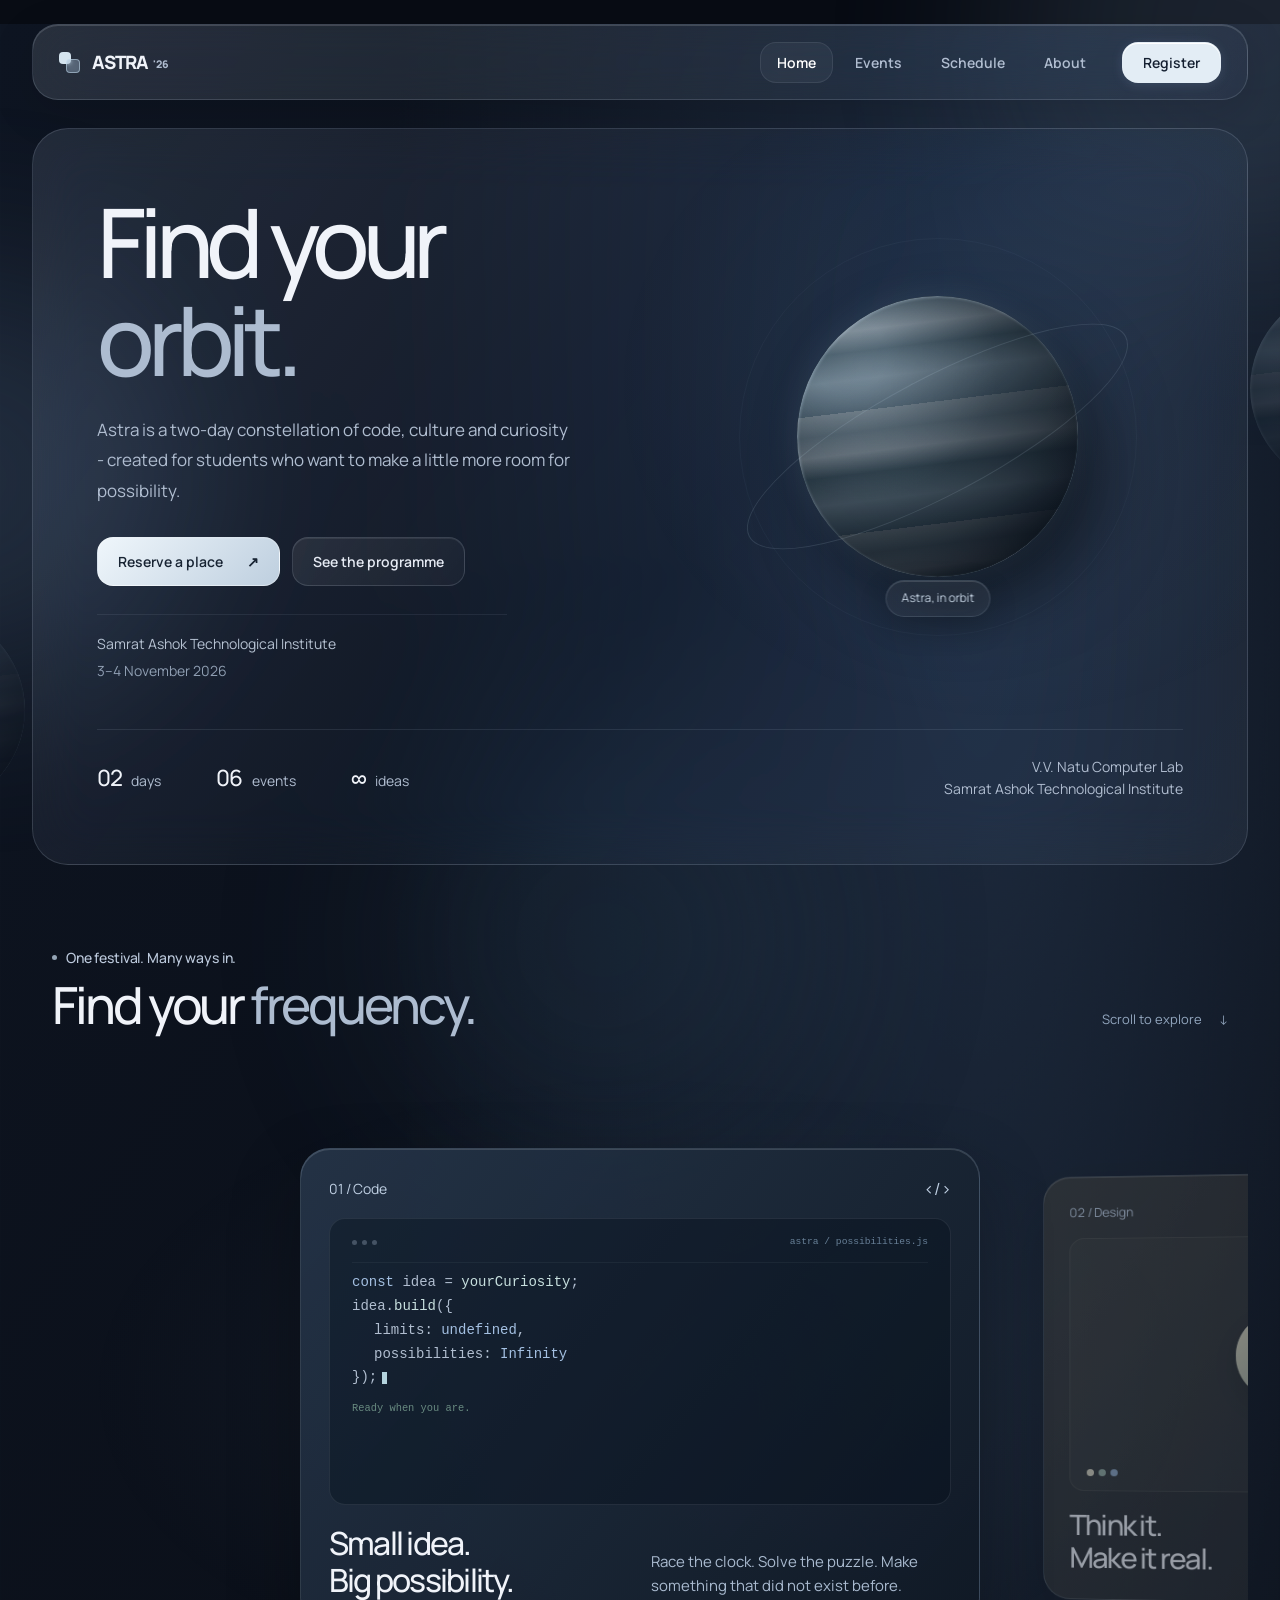
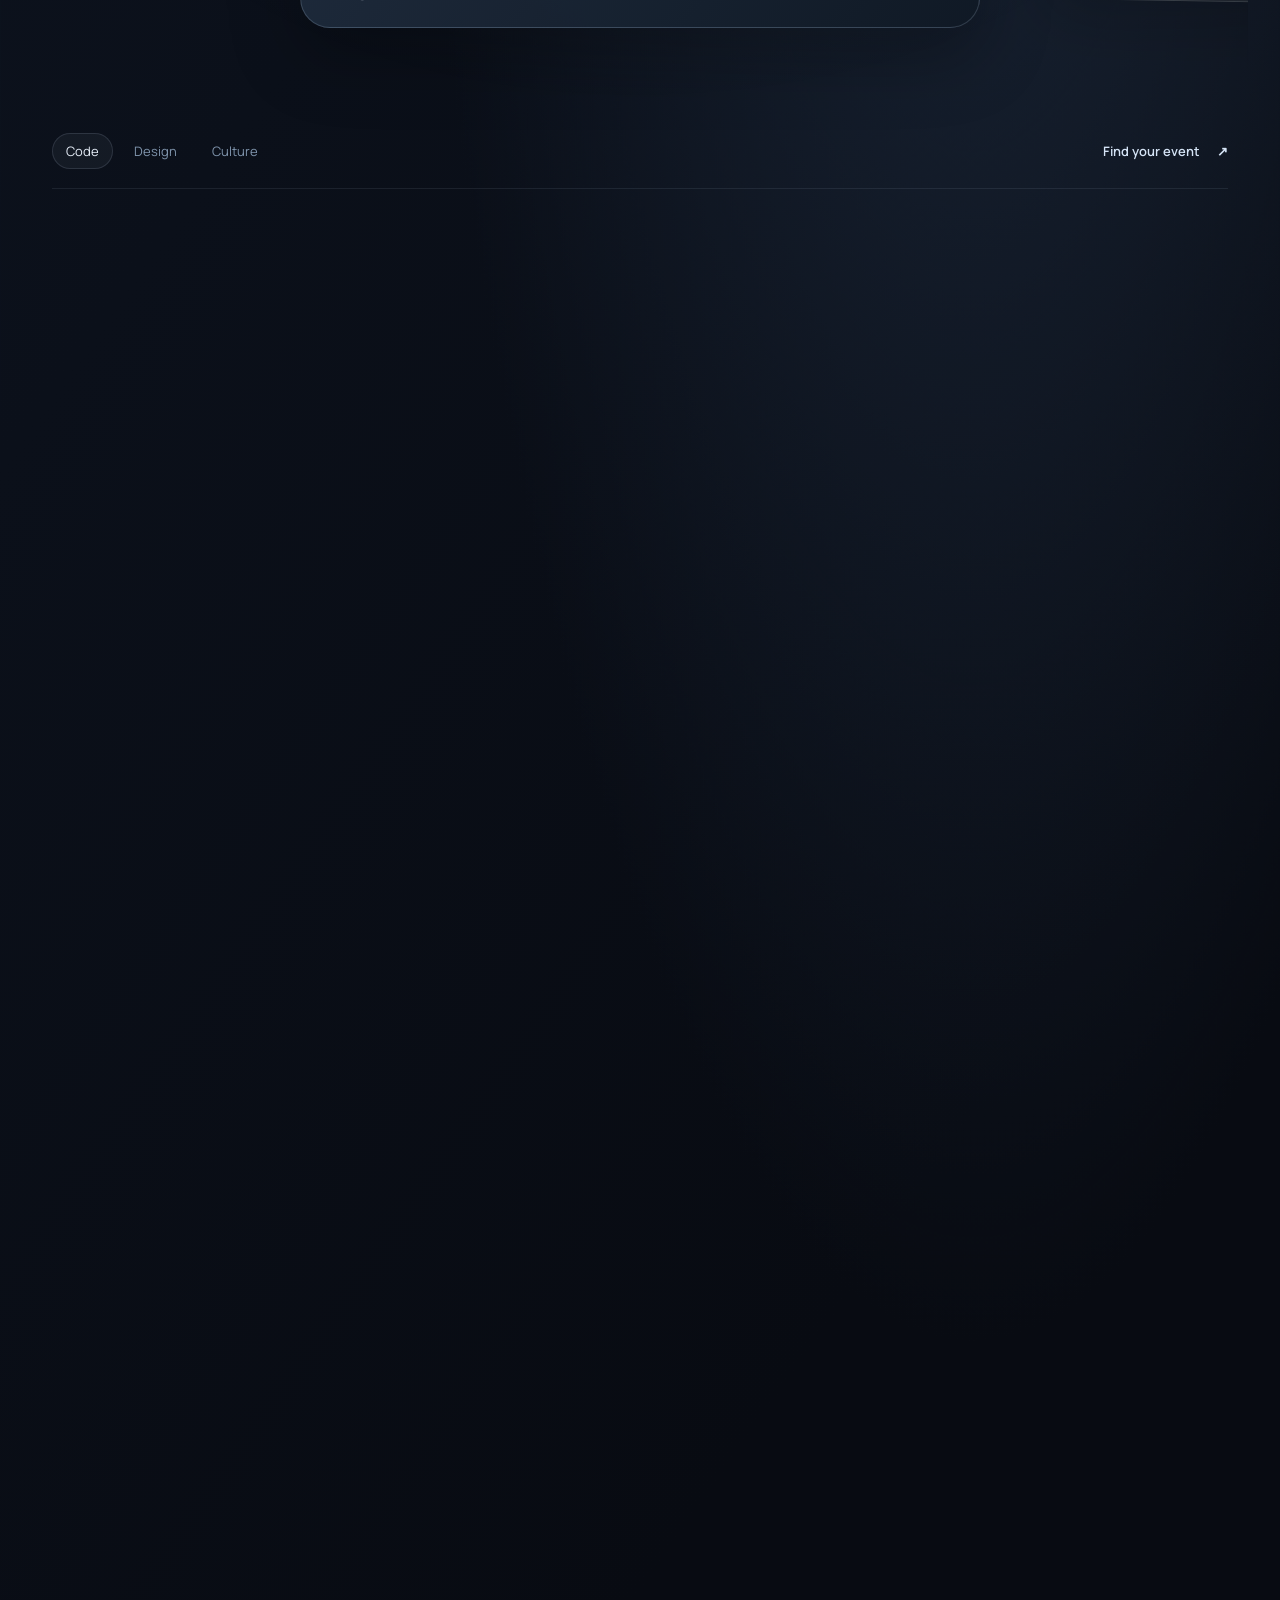
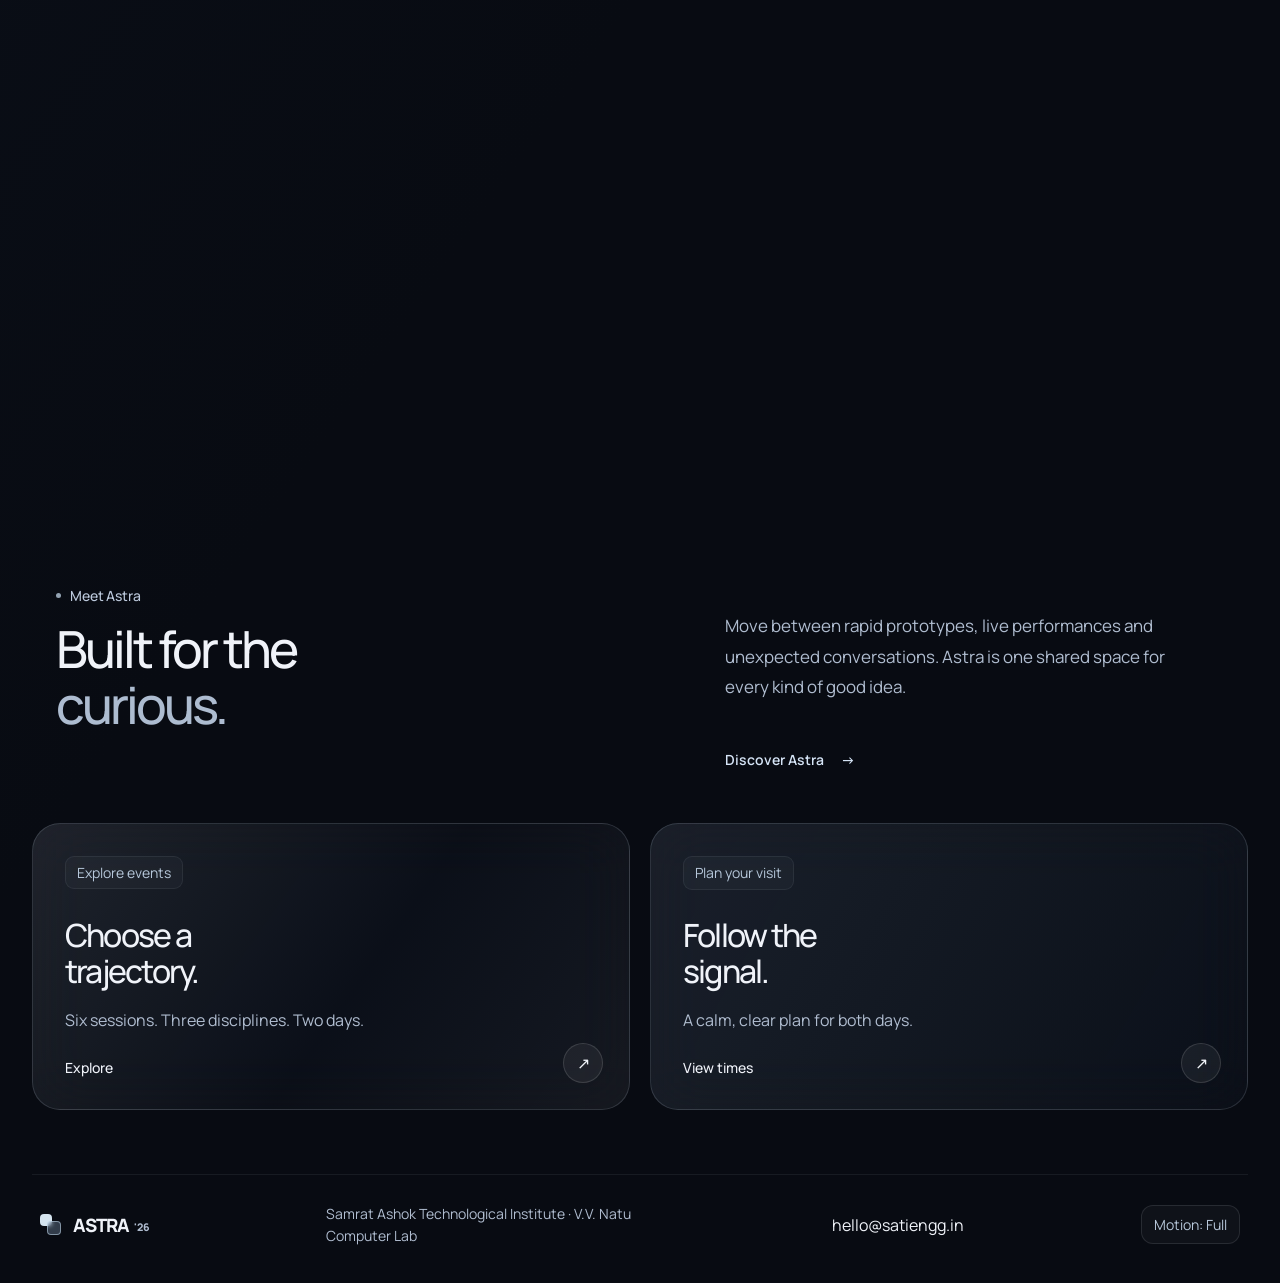
<file: index.html>
<!doctype html><html lang="en"><head><meta charset="UTF-8"><meta name="viewport" content="width=device-width,initial-scale=1.0"><meta name="description" content="Astra '26 - Samrat Ashok Technological Institute Festival"><title>Astra '26 | Samrat Ashok Technological Institute Festival</title><link rel="preconnect" href="https://fonts.googleapis.com"><link rel="preconnect" href="https://fonts.gstatic.com" crossorigin><link href="https://fonts.googleapis.com/css2?family=Manrope:wght@400;500;600;700;800&amp;display=swap" rel="stylesheet"><link rel="stylesheet" href="styles.css?v=explorer-9"></head><body><div class="ambient one"></div><div class="ambient two"></div><div class="ambient three"></div><header class="site-header shell"><a class="brand" href="index.html"><span class="brand-icon" aria-hidden="true"></span> ASTRA <small>'26</small></a><button class="menu-button" aria-expanded="false" aria-controls="site-nav">Menu</button><nav id="site-nav" class="site-nav" aria-label="Main navigation"><a class="active" href="index.html">Home</a><a href="events.html">Events</a><a href="schedule.html">Schedule</a><a href="about.html">About</a><a class="nav-cta" href="register.html">Register</a></nav></header><main class="shell home-main"><section class="hero glass"><div class="hero-grid"><div><h1>Find your<br><em>orbit.</em></h1><p class="lead">Astra is a two-day constellation of code, culture and curiosity - created for students who want to make a little more room for possibility.</p><div class="actions"><a class="button primary" href="register.html">Reserve a place <span>↗</span></a><a class="button" href="events.html">See the programme</a></div><div class="festival-meta"><p>Samrat Ashok Technological Institute</p><span>3–4 November 2026</span></div></div><aside class="orbital-card"><div class="orbital-core">✦</div><p>Astra, in orbit</p></aside></div><div class="hero-stats"><div><strong>02</strong><span>days</span></div><div><strong>06</strong><span>events</span></div><div><strong>∞</strong><span>ideas</span></div><p>V.V. Natu Computer Lab<br>Samrat Ashok Technological Institute</p></div></section><section class="scroll-story" aria-labelledby="story-heading"><div class="story-sticky"><header class="story-header"><div><p class="kicker">One festival. Many ways in.</p><h2 id="story-heading">Find your <em>frequency.</em></h2></div><p class="story-hint">Scroll to explore <span aria-hidden="true">↓</span></p></header><div class="story-window"><div class="story-halo" aria-hidden="true"></div><div class="story-track"><article class="story-card story-code"><div class="story-card-top"><span>01 / Code</span><span class="story-card-icon" aria-hidden="true">&lt;/&gt;</span></div><div class="code-visual" aria-hidden="true"><div class="terminal-dots"><i></i><i></i><i></i><span>astra / possibilities.js</span></div><div class="terminal-line"><span>const</span> idea = <b>yourCuriosity</b>;</div><div class="terminal-line">idea.<b>build</b>({</div><div class="terminal-line indent">limits: <span>undefined</span>,</div><div class="terminal-line indent">possibilities: <span>Infinity</span></div><div class="terminal-line">});<i class="terminal-cursor"></i></div><p>Ready when you are.</p></div><div class="story-card-copy"><h3>Small idea.<br>Big possibility.</h3><p>Race the clock. Solve the puzzle. Make something that did not exist before.</p></div></article><article class="story-card story-design"><div class="story-card-top"><span>02 / Design</span><span class="story-card-icon" aria-hidden="true">↗</span></div><div class="design-visual" aria-hidden="true"><div class="design-object object-one"></div><div class="design-object object-two"></div><div class="design-object object-three"></div><div class="swatch-row"><i></i><i></i><i></i><span>Made of what if.</span></div></div><div class="story-card-copy"><h3>Think it.<br>Make it real.</h3><p>Pixels, paper, and a fresh perspective. Your next idea deserves a first version.</p></div></article><article class="story-card story-culture"><div class="story-card-top"><span>03 / Culture</span><span class="story-card-icon" aria-hidden="true">♫</span></div><div class="sound-visual" aria-hidden="true"><div class="sound-orbit"></div><div class="sound-bars"><i></i><i></i><i></i><i></i><i></i><i></i><i></i><i></i><i></i><i></i><i></i><i></i><i></i></div><span>Every voice has a place.</span></div><div class="story-card-copy"><h3>Your people.<br>Your kind of energy.</h3><p>Take the stage, find your rhythm, and give the moment something to remember.</p></div></article></div></div><div class="story-footer"><div class="story-chapters" aria-label="Festival disciplines"><span class="active">Code</span><span>Design</span><span>Culture</span></div><a class="arrow-link" href="events.html">Find your event <span>↗</span></a><div class="story-progress" aria-hidden="true"><i></i></div></div></div></section><section class="home-preview"><div><p class="kicker">Meet Astra</p><h2>Built for the<br><em>curious.</em></h2></div><p>Move between rapid prototypes, live performances and unexpected conversations. Astra is one shared space for every kind of good idea.</p><a class="arrow-link" href="about.html">Discover Astra <span>→</span></a></section><section class="featured-grid"><a class="feature glass" href="events.html"><span class="section-label">Explore events</span><h3>Choose a<br>trajectory.</h3><p>Six sessions. Three disciplines. Two days.</p><b>Explore <i>↗</i></b></a><a class="feature glass blue" href="schedule.html"><span class="section-label">Plan your visit</span><h3>Follow the<br>signal.</h3><p>A calm, clear plan for both days.</p><b>View times <i>↗</i></b></a></section></main><footer class="site-footer shell"><a class="brand" href="index.html"><span class="brand-icon" aria-hidden="true"></span> ASTRA <small>'26</small></a><p>Samrat Ashok Technological Institute · V.V. Natu Computer Lab</p><a href="mailto:hello@satiengg.in">hello@satiengg.in</a></footer><script src="events-data.js?v=explorer-9"></script><script src="script.js?v=explorer-9"></script></body></html>
</file>
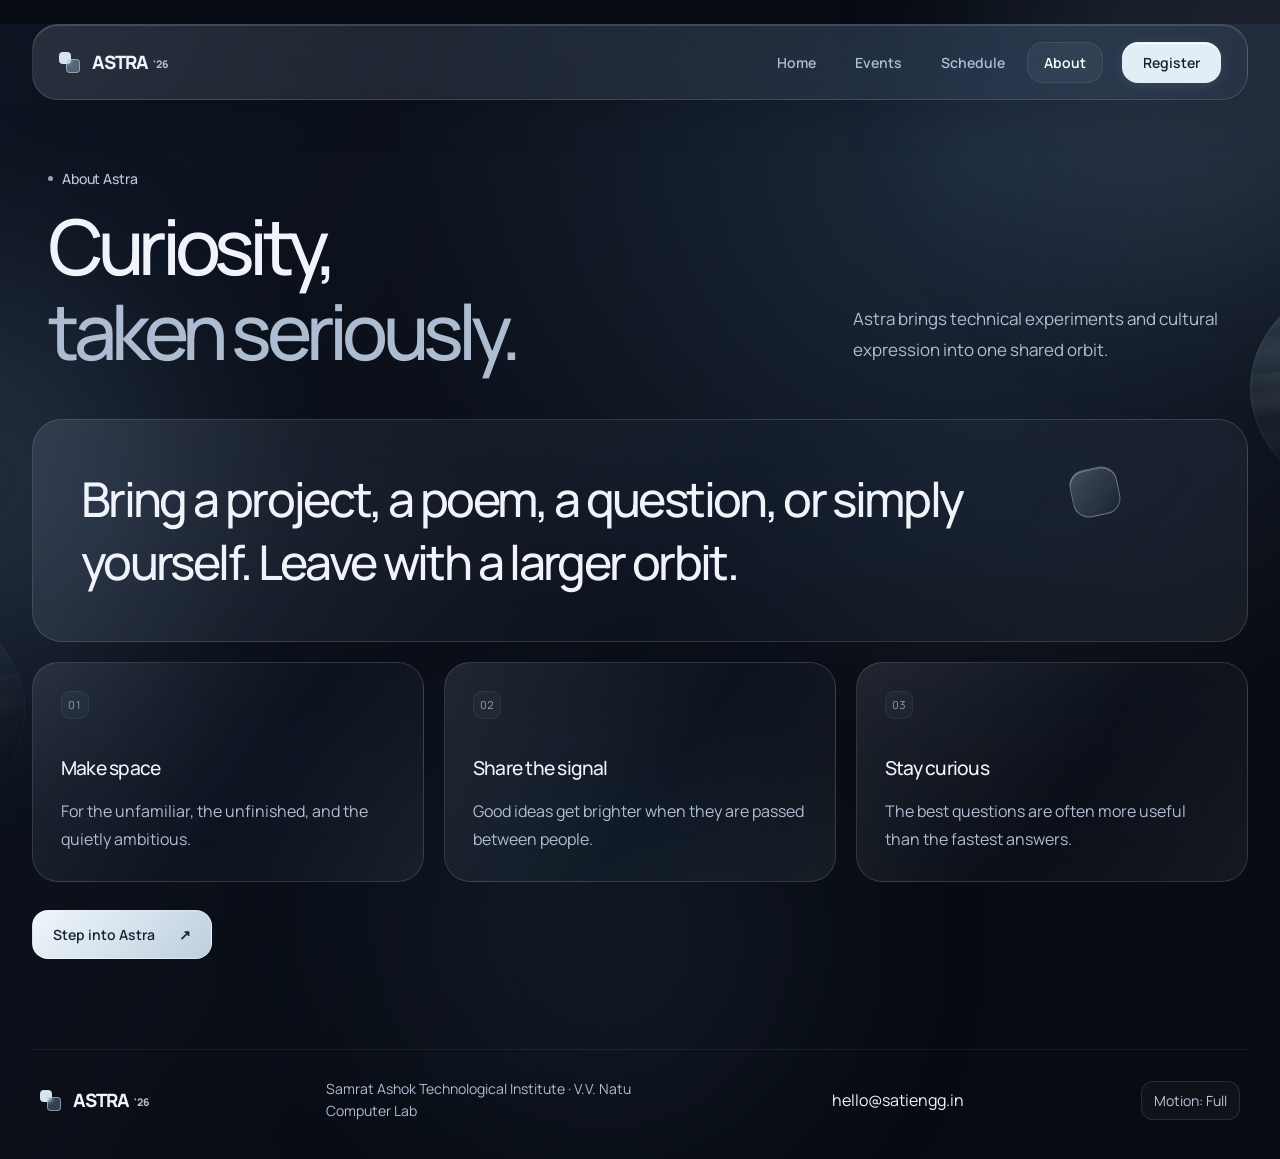
<file: about.html>
<!doctype html><html lang="en"><head><meta charset="UTF-8"><meta name="viewport" content="width=device-width,initial-scale=1.0"><title>About | Astra '26</title><link rel="preconnect" href="https://fonts.googleapis.com"><link rel="preconnect" href="https://fonts.gstatic.com" crossorigin><link href="https://fonts.googleapis.com/css2?family=Manrope:wght@400;500;600;700;800&amp;display=swap" rel="stylesheet"><link rel="stylesheet" href="styles.css?v=explorer-9"></head><body><div class="ambient one"></div><div class="ambient two"></div><div class="ambient three"></div><header class="site-header shell"><a class="brand" href="index.html"><span class="brand-icon" aria-hidden="true"></span> ASTRA <small>'26</small></a><button class="menu-button" aria-expanded="false" aria-controls="site-nav">Menu</button><nav id="site-nav" class="site-nav"><a href="index.html">Home</a><a href="events.html">Events</a><a href="schedule.html">Schedule</a><a class="active" href="about.html">About</a><a class="nav-cta" href="register.html">Register</a></nav></header><main class="shell page-main"><header class="page-intro"><div><p class="kicker">About Astra</p><h1>Curiosity,<br><em>taken seriously.</em></h1></div><p>Astra brings technical experiments and cultural expression into one shared orbit.</p></header><section class="about-statement glass"><p>Bring a project, a poem, a question, or simply yourself. Leave with a larger orbit.</p><span>✦</span></section><section class="values-grid"><article class="glass"><span>01</span><h2>Make space</h2><p>For the unfamiliar, the unfinished, and the quietly ambitious.</p></article><article class="glass"><span>02</span><h2>Share the signal</h2><p>Good ideas get brighter when they are passed between people.</p></article><article class="glass"><span>03</span><h2>Stay curious</h2><p>The best questions are often more useful than the fastest answers.</p></article></section><a class="button primary wide-button" href="register.html">Step into Astra <span>↗</span></a></main><footer class="site-footer shell"><a class="brand" href="index.html"><span class="brand-icon" aria-hidden="true"></span> ASTRA <small>'26</small></a><p>Samrat Ashok Technological Institute · V.V. Natu Computer Lab</p><a href="mailto:hello@satiengg.in">hello@satiengg.in</a></footer><script src="events-data.js?v=explorer-9"></script><script src="script.js?v=explorer-9"></script></body></html>
</file>
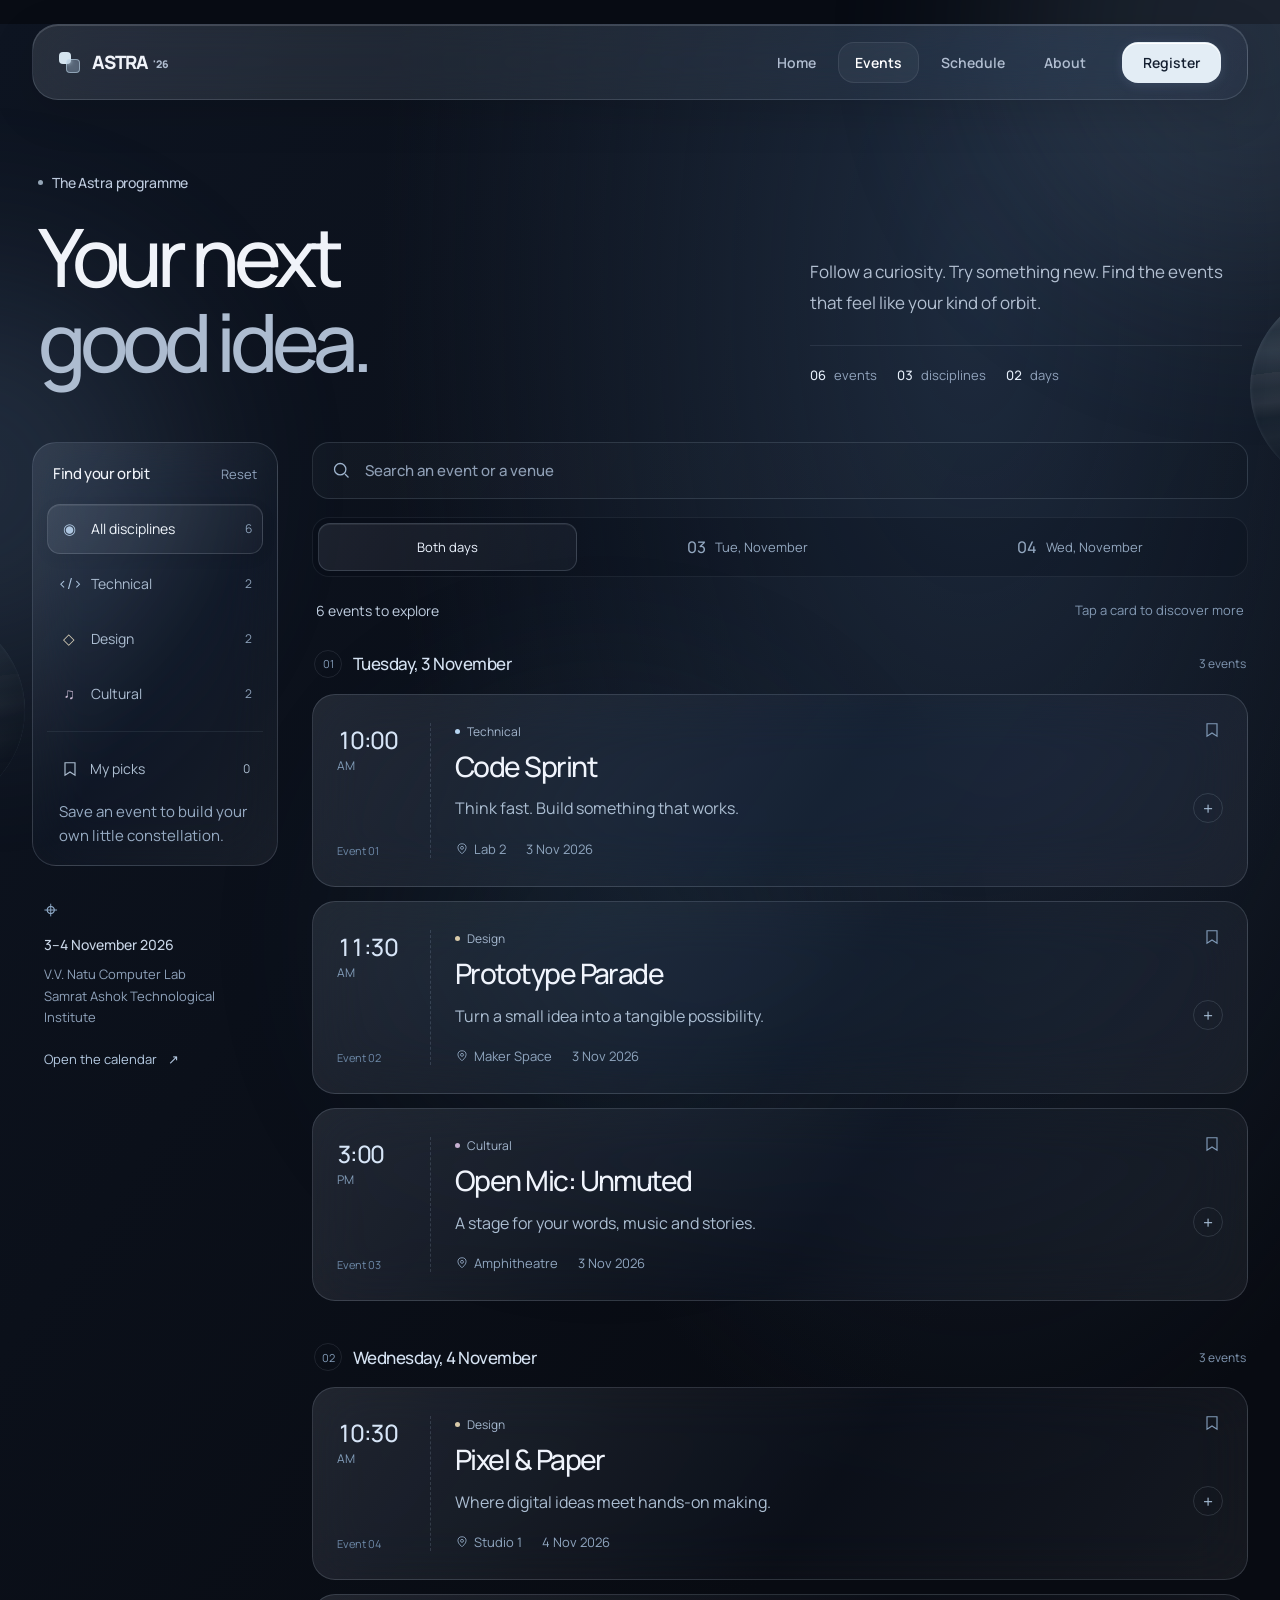
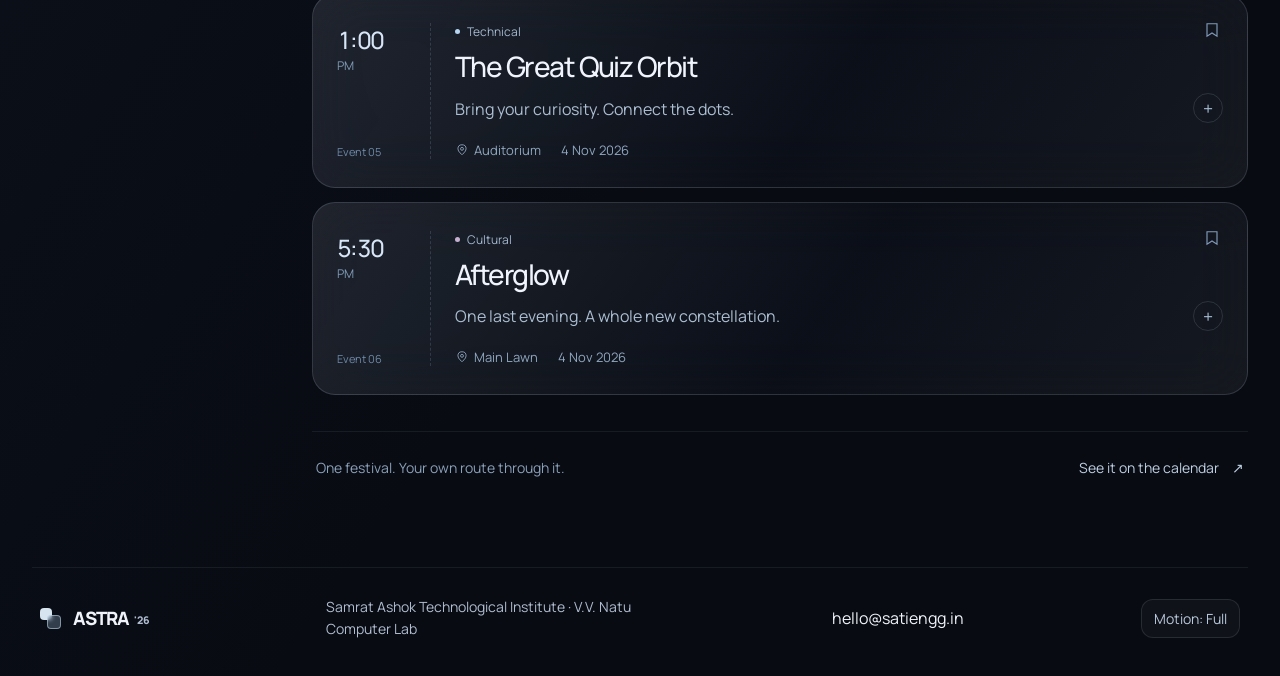
<file: events.html>
<!doctype html>
<html lang="en">
<head>
<meta charset="UTF-8"><meta name="viewport" content="width=device-width,initial-scale=1.0">
<meta name="description" content="Discover the Astra 2026 programme. Six technical, design and cultural events across 3 and 4 November at Samrat Ashok Technological Institute.">
<title>Events | Astra '26</title>
<link rel="preconnect" href="https://fonts.googleapis.com"><link rel="preconnect" href="https://fonts.gstatic.com" crossorigin><link href="https://fonts.googleapis.com/css2?family=Manrope:wght@400;500;600;700;800&amp;display=swap" rel="stylesheet">
<link rel="stylesheet" href="styles.css?v=explorer-9">
<link rel="stylesheet" href="events.css?v=explorer-9">
</head><body class="events-page">
<a class="skip-link" href="#programme">Skip to programme</a>
<div class="ambient one"></div><div class="ambient two"></div><div class="ambient three"></div>
<header class="site-header shell"><a class="brand" href="index.html"><span class="brand-icon" aria-hidden="true"></span> ASTRA <small>'26</small></a><button class="menu-button" aria-expanded="false" aria-controls="site-nav">Menu</button><nav id="site-nav" class="site-nav"><a href="index.html">Home</a><a class="active" href="events.html">Events</a><a href="schedule.html">Schedule</a><a href="about.html">About</a><a class="nav-cta" href="register.html">Register</a></nav></header>
<main class="shell programme-main">
<header class="programme-intro"><div><p class="kicker">The Astra programme</p><h1>Your next<br><em>good idea.</em></h1></div><div class="programme-welcome"><p>Follow a curiosity. Try something new. Find the events that feel like your kind of orbit.</p><div class="programme-facts"><span><strong>06</strong> events</span><span><strong>03</strong> disciplines</span><span><strong>02</strong> days</span></div></div></header>
<div class="programme-layout" id="programme">
<aside class="explorer-rail" aria-label="Filter the programme"><div class="explorer-filter glass"><div class="explorer-filter-title"><h2>Find your orbit</h2><button id="reset-events" type="button">Reset</button></div>
<div class="explorer-categories" data-filter-group="category"><button class="active" data-filter="all" aria-pressed="true"><span class="filter-symbol" aria-hidden="true">◉</span><span>All disciplines</span><small>6</small></button><button data-filter="Technical" aria-pressed="false"><span class="filter-symbol" aria-hidden="true">&lt;/&gt;</span><span>Technical</span><small>2</small></button><button data-filter="Design" aria-pressed="false"><span class="filter-symbol" aria-hidden="true">◇</span><span>Design</span><small>2</small></button><button data-filter="Cultural" aria-pressed="false"><span class="filter-symbol" aria-hidden="true">♫</span><span>Cultural</span><small>2</small></button></div>
<div class="explorer-shortlist"><button id="saved-events" type="button" aria-pressed="false"><svg viewBox="0 0 24 24" aria-hidden="true"><path d="M6 4.5h12v15l-6-4-6 4z"/></svg><span>My picks</span><span id="saved-count">0</span></button><p>Save an event to build your own little constellation.</p></div></div>
<div class="explorer-location"><span class="location-orbit" aria-hidden="true">⌖</span><p><strong>3–4 November 2026</strong><span>V.V. Natu Computer Lab<br>Samrat Ashok Technological Institute</span></p><a href="schedule.html">Open the calendar <span aria-hidden="true">↗</span></a></div></aside>
<div class="programme-results">
<div class="explorer-toolbar"><label class="explorer-search"><svg viewBox="0 0 24 24" aria-hidden="true"><circle cx="10.5" cy="10.5" r="6.5"/><path d="m16 16 4 4"/></svg><input id="event-search" type="search" placeholder="Search an event or a venue" aria-label="Search events by name or venue"></label></div>
<div class="programme-days" data-filter-group="day" aria-label="Filter by day"><button class="active" data-filter="all" aria-pressed="true">Both days</button><button data-filter="Day 1" aria-pressed="false"><strong>03</strong> Tue, November</button><button data-filter="Day 2" aria-pressed="false"><strong>04</strong> Wed, November</button></div>
<div class="programme-results-bar"><p id="event-count" aria-live="polite">6 events to explore</p><span>Tap a card to discover more</span></div>
<p id="picks-status" class="sr-only" role="status"></p>
<div id="no-events" class="glass explorer-empty" hidden><span aria-hidden="true">⌕</span><h2>A little too far off-orbit.</h2><p>No events match this selection. Try another search or reset your filters.</p><button type="button" class="button" data-reset-events>Show all events</button></div>
<section class="programme-day" data-event-day="Day 1" aria-labelledby="programme-day-1"><header class="programme-day-heading"><div><span class="day-orbit">01</span><h2 id="programme-day-1">Tuesday, 3 November</h2></div><span class="day-result-count">3 events</span></header><div class="programme-tickets"><article class="programme-ticket glass" data-id="code-sprint" data-category="Technical" data-day="Day 1" data-search="Code Sprint Lab 2 Technical Think fast. Build something that works.">
<button class="save-event" type="button" data-save="code-sprint" aria-label="Save Code Sprint" aria-pressed="false"><svg viewBox="0 0 24 24" aria-hidden="true"><path d="M6 4.5h12v15l-6-4-6 4z"/></svg></button>
<details class="ticket-disclosure">
<summary><div class="ticket-time"><time datetime="2026-11-03T10:00"><strong>10:00</strong><span>AM</span></time><span class="ticket-number">Event 01</span></div>
<div class="ticket-copy"><div class="ticket-eyebrow"><span class="category-dot dot-technical"></span>Technical</div><h3>Code Sprint</h3><p>Think fast. Build something that works.</p><div class="ticket-meta"><span><svg viewBox="0 0 24 24" aria-hidden="true"><path d="M19 10c0 5-7 10-7 10S5 15 5 10a7 7 0 1 1 14 0Z"/><circle cx="12" cy="10" r="2.5"/></svg>Lab 2</span><span>3 Nov 2026</span></div></div>
<span class="ticket-open" aria-hidden="true"><span>+</span></span></summary>
<div class="ticket-detail"><div><p class="ticket-detail-label">What to expect</p><p>A coding challenge for curious problem-solvers. Work through a prompt, turn your approach into a working solution, and share the thinking behind it.</p></div><a class="button primary" href="register.html?event=code-sprint">Register interest <span aria-hidden="true">↗</span></a></div></details></article><article class="programme-ticket glass" data-id="prototype" data-category="Design" data-day="Day 1" data-search="Prototype Parade Maker Space Design Turn a small idea into a tangible possibility.">
<button class="save-event" type="button" data-save="prototype" aria-label="Save Prototype Parade" aria-pressed="false"><svg viewBox="0 0 24 24" aria-hidden="true"><path d="M6 4.5h12v15l-6-4-6 4z"/></svg></button>
<details class="ticket-disclosure">
<summary><div class="ticket-time"><time datetime="2026-11-03T11:30"><strong>11:30</strong><span>AM</span></time><span class="ticket-number">Event 02</span></div>
<div class="ticket-copy"><div class="ticket-eyebrow"><span class="category-dot dot-design"></span>Design</div><h3>Prototype Parade</h3><p>Turn a small idea into a tangible possibility.</p><div class="ticket-meta"><span><svg viewBox="0 0 24 24" aria-hidden="true"><path d="M19 10c0 5-7 10-7 10S5 15 5 10a7 7 0 1 1 14 0Z"/><circle cx="12" cy="10" r="2.5"/></svg>Maker Space</span><span>3 Nov 2026</span></div></div>
<span class="ticket-open" aria-hidden="true"><span>+</span></span></summary>
<div class="ticket-detail"><div><p class="ticket-detail-label">What to expect</p><p>Take an idea beyond the sketchbook. Explore a problem, shape a first prototype, and show how your idea could work in the real world.</p></div><a class="button primary" href="register.html?event=prototype">Register interest <span aria-hidden="true">↗</span></a></div></details></article><article class="programme-ticket glass" data-id="open-mic" data-category="Cultural" data-day="Day 1" data-search="Open Mic: Unmuted Amphitheatre Cultural A stage for your words, music and stories.">
<button class="save-event" type="button" data-save="open-mic" aria-label="Save Open Mic: Unmuted" aria-pressed="false"><svg viewBox="0 0 24 24" aria-hidden="true"><path d="M6 4.5h12v15l-6-4-6 4z"/></svg></button>
<details class="ticket-disclosure">
<summary><div class="ticket-time"><time datetime="2026-11-03T15:00"><strong>3:00</strong><span>PM</span></time><span class="ticket-number">Event 03</span></div>
<div class="ticket-copy"><div class="ticket-eyebrow"><span class="category-dot dot-cultural"></span>Cultural</div><h3>Open Mic: Unmuted</h3><p>A stage for your words, music and stories.</p><div class="ticket-meta"><span><svg viewBox="0 0 24 24" aria-hidden="true"><path d="M19 10c0 5-7 10-7 10S5 15 5 10a7 7 0 1 1 14 0Z"/><circle cx="12" cy="10" r="2.5"/></svg>Amphitheatre</span><span>3 Nov 2026</span></div></div>
<span class="ticket-open" aria-hidden="true"><span>+</span></span></summary>
<div class="ticket-detail"><div><p class="ticket-detail-label">What to expect</p><p>A space for poetry, music, storytelling and the unexpected. Bring a piece you want to share, or come along to discover the voices around you.</p></div><a class="button primary" href="register.html?event=open-mic">Register interest <span aria-hidden="true">↗</span></a></div></details></article></div></section><section class="programme-day" data-event-day="Day 2" aria-labelledby="programme-day-2"><header class="programme-day-heading"><div><span class="day-orbit">02</span><h2 id="programme-day-2">Wednesday, 4 November</h2></div><span class="day-result-count">3 events</span></header><div class="programme-tickets"><article class="programme-ticket glass" data-id="pixel-paper" data-category="Design" data-day="Day 2" data-search="Pixel &amp; Paper Studio 1 Design Where digital ideas meet hands-on making.">
<button class="save-event" type="button" data-save="pixel-paper" aria-label="Save Pixel &amp; Paper" aria-pressed="false"><svg viewBox="0 0 24 24" aria-hidden="true"><path d="M6 4.5h12v15l-6-4-6 4z"/></svg></button>
<details class="ticket-disclosure">
<summary><div class="ticket-time"><time datetime="2026-11-04T10:30"><strong>10:30</strong><span>AM</span></time><span class="ticket-number">Event 04</span></div>
<div class="ticket-copy"><div class="ticket-eyebrow"><span class="category-dot dot-design"></span>Design</div><h3>Pixel &amp; Paper</h3><p>Where digital ideas meet hands-on making.</p><div class="ticket-meta"><span><svg viewBox="0 0 24 24" aria-hidden="true"><path d="M19 10c0 5-7 10-7 10S5 15 5 10a7 7 0 1 1 14 0Z"/><circle cx="12" cy="10" r="2.5"/></svg>Studio 1</span><span>4 Nov 2026</span></div></div>
<span class="ticket-open" aria-hidden="true"><span>+</span></span></summary>
<div class="ticket-detail"><div><p class="ticket-detail-label">What to expect</p><p>Explore the space between a screen and a sketchbook. Experiment with composition, colour and visual storytelling, and make something with your own point of view.</p></div><a class="button primary" href="register.html?event=pixel-paper">Register interest <span aria-hidden="true">↗</span></a></div></details></article><article class="programme-ticket glass" data-id="quiz" data-category="Technical" data-day="Day 2" data-search="The Great Quiz Orbit Auditorium Technical Bring your curiosity. Connect the dots.">
<button class="save-event" type="button" data-save="quiz" aria-label="Save The Great Quiz Orbit" aria-pressed="false"><svg viewBox="0 0 24 24" aria-hidden="true"><path d="M6 4.5h12v15l-6-4-6 4z"/></svg></button>
<details class="ticket-disclosure">
<summary><div class="ticket-time"><time datetime="2026-11-04T13:00"><strong>1:00</strong><span>PM</span></time><span class="ticket-number">Event 05</span></div>
<div class="ticket-copy"><div class="ticket-eyebrow"><span class="category-dot dot-technical"></span>Technical</div><h3>The Great Quiz Orbit</h3><p>Bring your curiosity. Connect the dots.</p><div class="ticket-meta"><span><svg viewBox="0 0 24 24" aria-hidden="true"><path d="M19 10c0 5-7 10-7 10S5 15 5 10a7 7 0 1 1 14 0Z"/><circle cx="12" cy="10" r="2.5"/></svg>Auditorium</span><span>4 Nov 2026</span></div></div>
<span class="ticket-open" aria-hidden="true"><span>+</span></span></summary>
<div class="ticket-detail"><div><p class="ticket-detail-label">What to expect</p><p>An invitation to connect the dots across technology, ideas and the world around you. Expect questions that reward curiosity as much as quick recall.</p></div><a class="button primary" href="register.html?event=quiz">Register interest <span aria-hidden="true">↗</span></a></div></details></article><article class="programme-ticket glass" data-id="afterglow" data-category="Cultural" data-day="Day 2" data-search="Afterglow Main Lawn Cultural One last evening. A whole new constellation.">
<button class="save-event" type="button" data-save="afterglow" aria-label="Save Afterglow" aria-pressed="false"><svg viewBox="0 0 24 24" aria-hidden="true"><path d="M6 4.5h12v15l-6-4-6 4z"/></svg></button>
<details class="ticket-disclosure">
<summary><div class="ticket-time"><time datetime="2026-11-04T17:30"><strong>5:30</strong><span>PM</span></time><span class="ticket-number">Event 06</span></div>
<div class="ticket-copy"><div class="ticket-eyebrow"><span class="category-dot dot-cultural"></span>Cultural</div><h3>Afterglow</h3><p>One last evening. A whole new constellation.</p><div class="ticket-meta"><span><svg viewBox="0 0 24 24" aria-hidden="true"><path d="M19 10c0 5-7 10-7 10S5 15 5 10a7 7 0 1 1 14 0Z"/><circle cx="12" cy="10" r="2.5"/></svg>Main Lawn</span><span>4 Nov 2026</span></div></div>
<span class="ticket-open" aria-hidden="true"><span>+</span></span></summary>
<div class="ticket-detail"><div><p class="ticket-detail-label">What to expect</p><p>An evening to bring everyone back together. Close the festival with performances, conversations and the people you met along the way.</p></div><a class="button primary" href="register.html?event=afterglow">Register interest <span aria-hidden="true">↗</span></a></div></details></article></div></section>
<div class="programme-outro"><p>One festival. Your own route through it.</p><a href="schedule.html">See it on the calendar <span aria-hidden="true">↗</span></a></div>
<noscript><p>All six events are shown below their dates. Search and filters need JavaScript; event details and registration links work without it.</p></noscript>
</div></div></main>
<footer class="site-footer shell"><a class="brand" href="index.html"><span class="brand-icon" aria-hidden="true"></span> ASTRA <small>'26</small></a><p>Samrat Ashok Technological Institute · V.V. Natu Computer Lab</p><a href="mailto:hello@satiengg.in">hello@satiengg.in</a></footer>
<script src="events-data.js?v=explorer-9"></script><script src="script.js?v=explorer-9"></script>
</body></html>
</file>
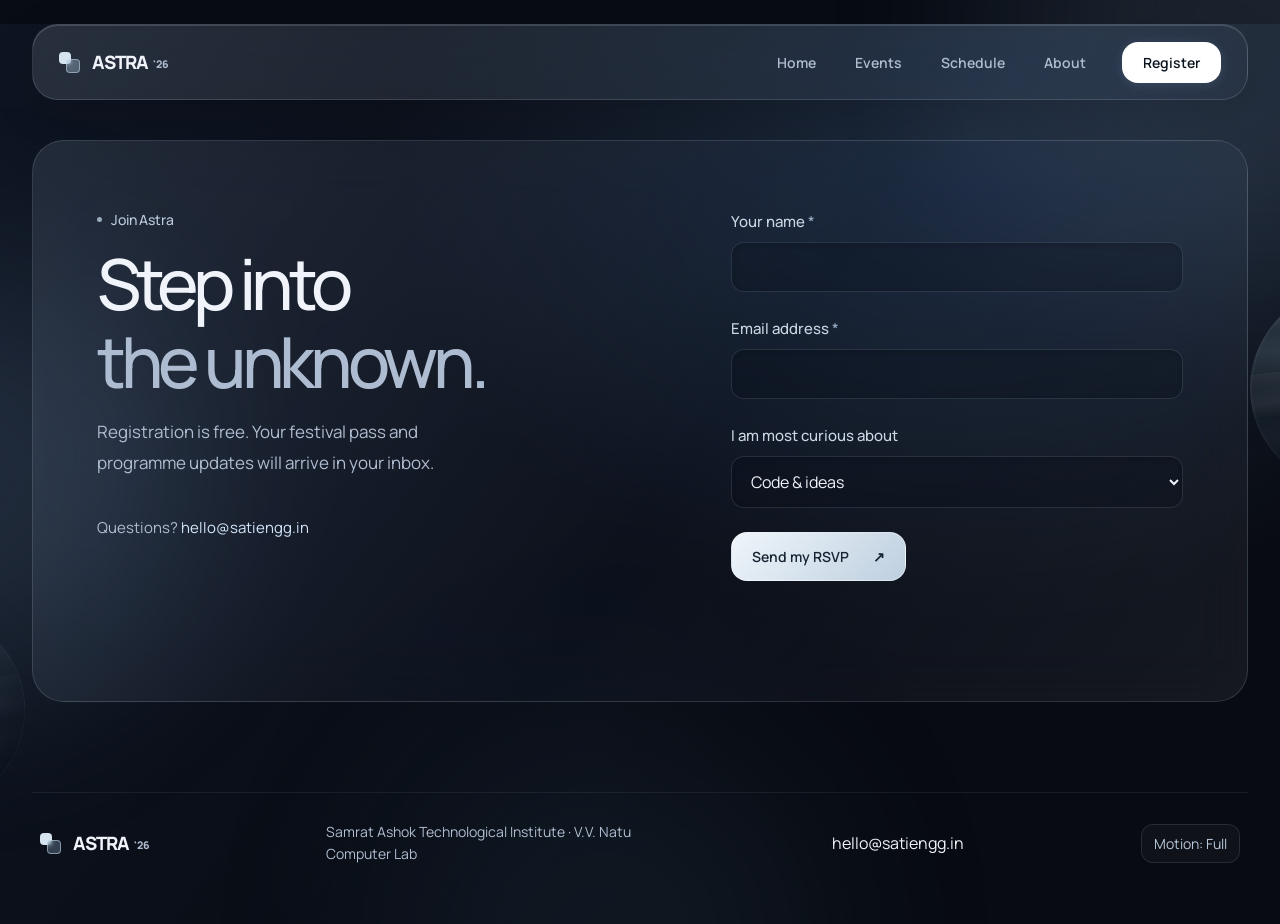
<file: register.html>
<!doctype html><html lang="en"><head><meta charset="UTF-8"><meta name="viewport" content="width=device-width,initial-scale=1.0"><title>Register | Astra '26</title><link rel="preconnect" href="https://fonts.googleapis.com"><link rel="preconnect" href="https://fonts.gstatic.com" crossorigin><link href="https://fonts.googleapis.com/css2?family=Manrope:wght@400;500;600;700;800&amp;display=swap" rel="stylesheet"><link rel="stylesheet" href="styles.css?v=explorer-9"></head><body><div class="ambient one"></div><div class="ambient two"></div><div class="ambient three"></div><header class="site-header shell"><a class="brand" href="index.html"><span class="brand-icon" aria-hidden="true"></span> ASTRA <small>'26</small></a><button class="menu-button" aria-expanded="false" aria-controls="site-nav">Menu</button><nav id="site-nav" class="site-nav"><a href="index.html">Home</a><a href="events.html">Events</a><a href="schedule.html">Schedule</a><a href="about.html">About</a><a class="nav-cta active" href="register.html">Register</a></nav></header><main class="shell register-main"><section class="register-card glass"><div><p class="kicker">Join Astra</p><h1>Step into<br><em>the unknown.</em></h1><p>Registration is free. Your festival pass and programme updates will arrive in your inbox.</p><p class="contact">Questions? <a href="mailto:hello@satiengg.in">hello@satiengg.in</a></p></div><form id="registration-form" novalidate><label for="name">Your name <span>*</span></label><input id="name" name="name" type="text" autocomplete="name" required><small id="name-error" class="error"></small><label for="email">Email address <span>*</span></label><input id="email" name="email" type="email" autocomplete="email" required><small id="email-error" class="error"></small><label for="interest">I am most curious about</label><select id="interest" name="interest"><option>Code &amp; ideas</option><option>Culture &amp; performance</option><option>Design &amp; making</option><option>Everything</option></select><button class="button primary" type="submit">Send my RSVP <span>↗</span></button><p id="form-status" class="form-status" role="status" aria-live="polite"></p></form></section></main><footer class="site-footer shell"><a class="brand" href="index.html"><span class="brand-icon" aria-hidden="true"></span> ASTRA <small>'26</small></a><p>Samrat Ashok Technological Institute · V.V. Natu Computer Lab</p><a href="mailto:hello@satiengg.in">hello@satiengg.in</a></footer><script src="events-data.js?v=explorer-9"></script><script src="script.js?v=explorer-9"></script></body></html>
</file>
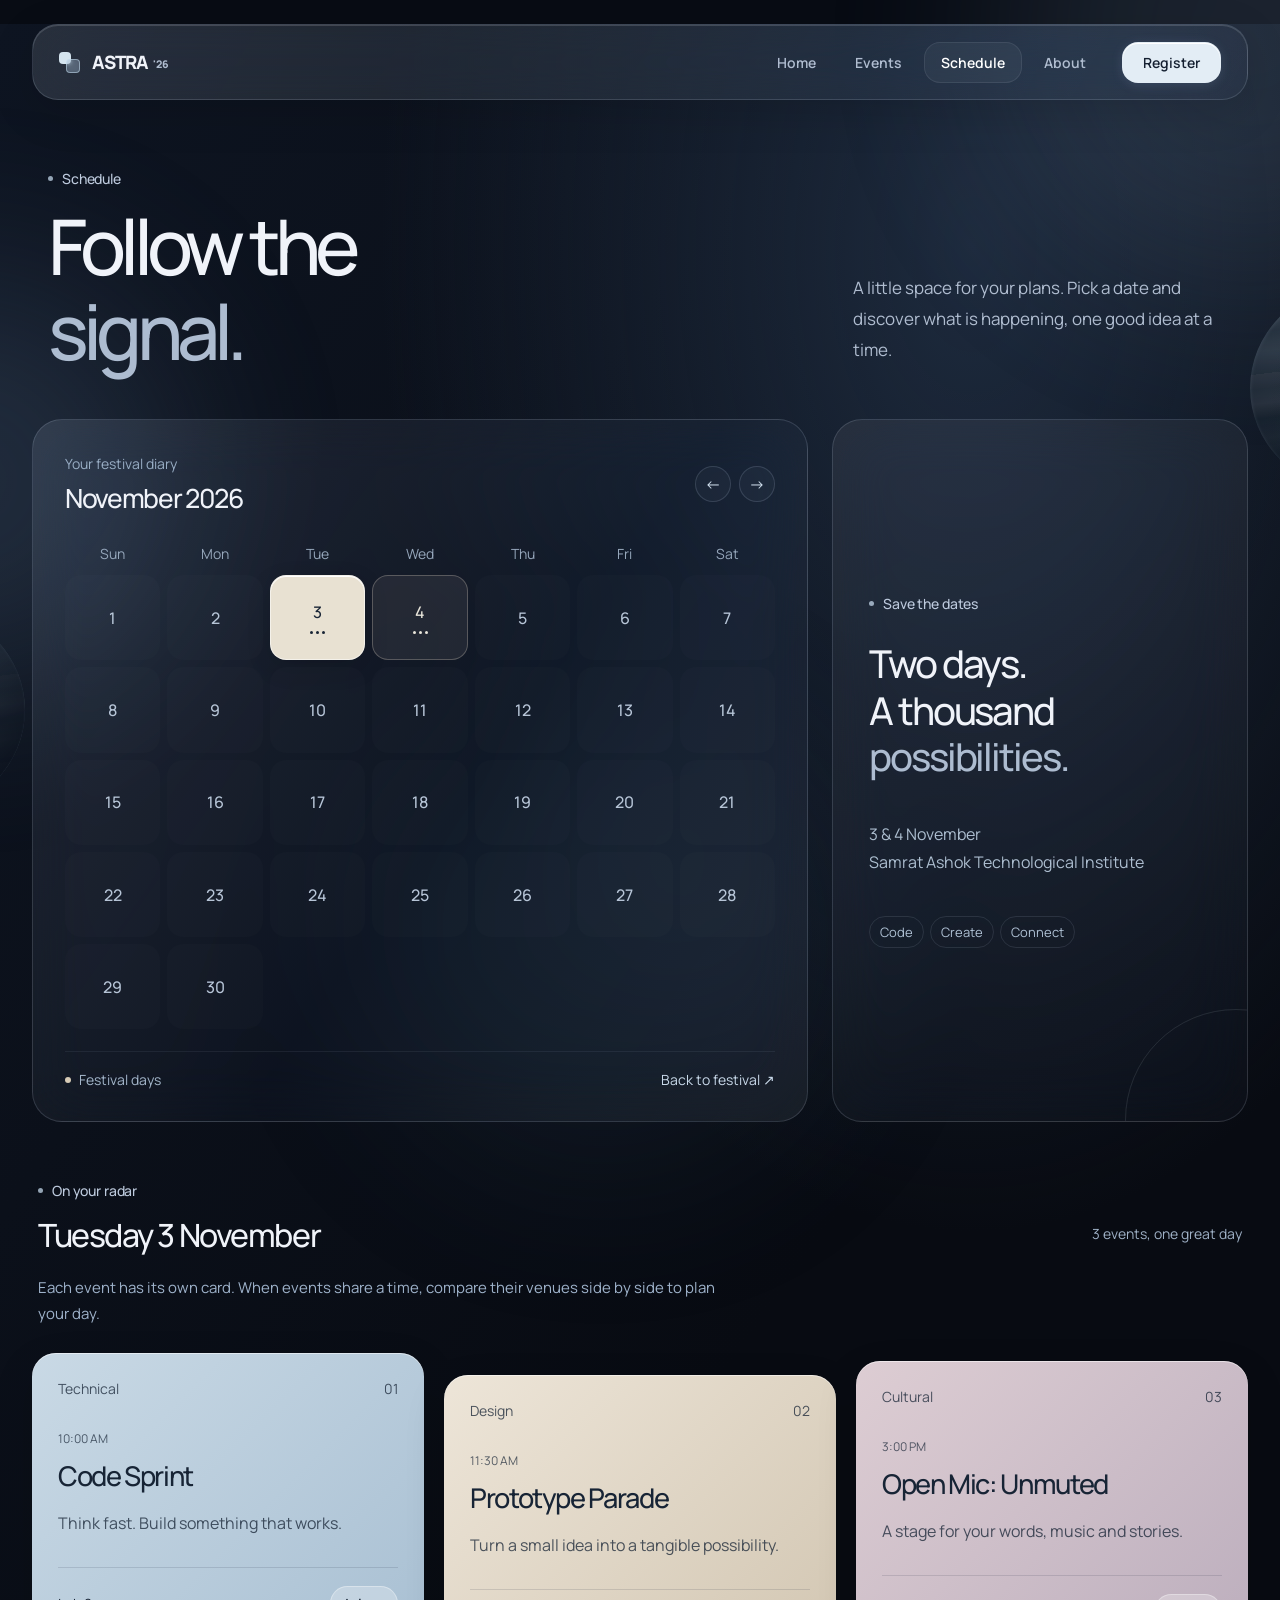
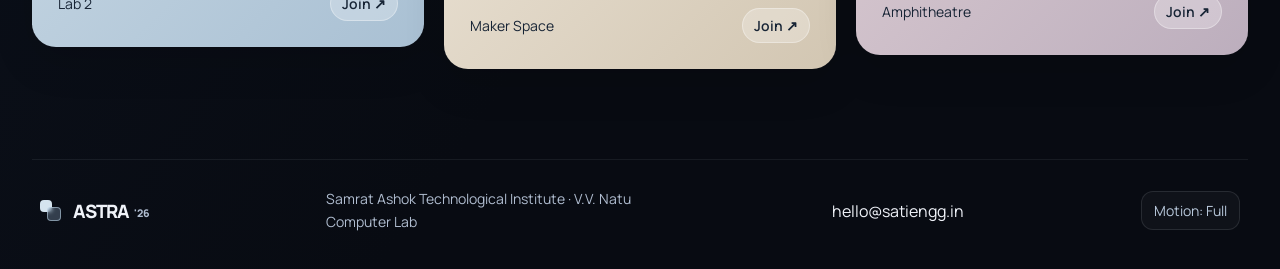
<file: schedule.html>
<!doctype html><html lang="en"><head><meta charset="UTF-8"><meta name="viewport" content="width=device-width,initial-scale=1.0"><title>Schedule | Astra '26</title><link rel="preconnect" href="https://fonts.googleapis.com"><link rel="preconnect" href="https://fonts.gstatic.com" crossorigin><link href="https://fonts.googleapis.com/css2?family=Manrope:wght@400;500;600;700;800&amp;display=swap" rel="stylesheet"><link rel="stylesheet" href="styles.css?v=explorer-9"></head><body><div class="ambient one"></div><div class="ambient two"></div><div class="ambient three"></div><header class="site-header shell"><a class="brand" href="index.html"><span class="brand-icon" aria-hidden="true"></span> ASTRA <small>'26</small></a><button class="menu-button" aria-expanded="false" aria-controls="site-nav">Menu</button><nav id="site-nav" class="site-nav"><a href="index.html">Home</a><a href="events.html">Events</a><a class="active" href="schedule.html">Schedule</a><a href="about.html">About</a><a class="nav-cta" href="register.html">Register</a></nav></header><main class="shell page-main"><header class="page-intro"><div><p class="kicker">Schedule</p><h1>Follow the<br><em>signal.</em></h1></div><p>A little space for your plans. Pick a date and discover what is happening, one good idea at a time.</p></header><section class="calendar-layout"><div class="glass calendar-card"><div class="calendar-heading"><div><span class="calendar-eyebrow">Your festival diary</span><h2 id="calendar-month">November 2026</h2></div><div class="month-controls"><button type="button" id="previous-month" aria-label="Previous month">←</button><button type="button" id="next-month" aria-label="Next month">→</button></div></div><div class="calendar-week" aria-hidden="true"><span>Sun</span><span>Mon</span><span>Tue</span><span>Wed</span><span>Thu</span><span>Fri</span><span>Sat</span></div><div id="calendar-grid" class="calendar-grid" role="group" aria-labelledby="calendar-month"></div><div class="calendar-key"><span><i></i>Festival days</span><button id="festival-month" type="button">Back to festival ↗</button></div></div><aside class="diary-note glass"><span class="kicker">Save the dates</span><h2>Two days.<br>A thousand<br><em>possibilities.</em></h2><p>3 &amp; 4 November<br>Samrat Ashok Technological Institute</p><div class="diary-tags"><span>Code</span><span>Create</span><span>Connect</span></div></aside></section><section class="agenda-section" aria-labelledby="agenda-heading"><div class="agenda-heading"><div><p class="kicker">On your radar</p><h2 id="agenda-heading">Tuesday, 3 November</h2></div><p id="agenda-count" aria-live="polite"></p></div><p class="agenda-note">Each event has its own card. When events share a time, compare their venues side by side to plan your day.</p><div id="agenda-grid" class="agenda-grid"></div><noscript><p>3 November: Code Sprint at 10 AM, Prototype Parade at 11:30 AM and Open Mic at 3 PM. 4 November: Pixel &amp; Paper at 10:30 AM, The Great Quiz Orbit at 1 PM and Afterglow at 5:30 PM.</p></noscript></section></main><footer class="site-footer shell"><a class="brand" href="index.html"><span class="brand-icon" aria-hidden="true"></span> ASTRA <small>'26</small></a><p>Samrat Ashok Technological Institute · V.V. Natu Computer Lab</p><a href="mailto:hello@satiengg.in">hello@satiengg.in</a></footer><script src="events-data.js?v=explorer-9"></script><script src="script.js?v=explorer-9"></script></body></html>
</file>
<file: styles.css>
:root {
  color-scheme: dark;
  --ink: #f0f3f9;
  --muted: #b0bdd0;
  --cyan: #b9d6e8;
  --blue: #9cb8da;
  --line: rgba(218,232,255,.15);
  --sans: "Manrope", -apple-system, BlinkMacSystemFont, "Segoe UI", sans-serif;
}
* { box-sizing: border-box; }
html { background: #080c14; }
body { margin: 0; min-width: 320px; color: var(--ink); font-family: var(--sans); background: radial-gradient(ellipse at 76% 12%, #1d2a3d 0%, transparent 43%), linear-gradient(125deg, #0e1522, #080b12 65%); min-height: 100vh; overflow-x: hidden; }
a { color: inherit; text-decoration: none; }
button, input, select { font: inherit; }
button, a, input, select { -webkit-tap-highlight-color: transparent; }
button { cursor: pointer; }
:focus-visible { outline: 2px solid #d7eaff; outline-offset: 5px; }
[hidden], .hidden { display: none !important; }
.shell { width: min(1240px, calc(100% - 64px)); margin-inline: auto; }
.ambient { position: fixed; pointer-events: none; z-index: 0; border-radius: 50%; opacity: .18; filter: blur(95px); }
.one { background: #7d9fc5; width: 420px; height: 420px; left: -240px; top: 30%; }
.two { background: #758da9; width: 500px; height: 500px; right: -220px; top: -220px; }
.three { background: #32516a; width: 440px; height: 440px; bottom: -260px; left: 30%; }
.site-header, main, .site-footer { position: relative; z-index: 1; }
.site-header { margin-top: 24px; height: 76px; padding: 0 26px; border: 1px solid var(--line); border-radius: 26px; background: linear-gradient(120deg, rgba(240,248,255,.12), rgba(255,255,255,.025)); backdrop-filter: blur(30px) saturate(120%); -webkit-backdrop-filter: blur(30px) saturate(120%); box-shadow: inset 0 1px rgba(255,255,255,.14), 0 12px 45px #0002; display: flex; align-items: center; justify-content: space-between; }
.brand { display: inline-flex; align-items: center; gap: 9px; letter-spacing: -.055em; font-size: 1.15rem; font-weight: 800; white-space: nowrap; }
.brand small { font-size: .66rem; color: var(--muted); letter-spacing: -.02em; margin: 4px 0 0 -4px; }
.brand-icon { display: inline-block; width: 21px; height: 21px; position: relative; margin-right: 3px; }
.brand-icon::before, .brand-icon::after { content: ""; position: absolute; width: 12px; height: 12px; border-radius: 4px; }
.brand-icon::before { left: 0; top: 0; background: #d5e4ef; }
.brand-icon::after { right: 0; bottom: 0; background: #8da8c352; border: 1px solid #c9e1f488; backdrop-filter: blur(2px); }
.site-nav { display: flex; align-items: center; gap: 5px; font-size: .78rem; font-weight: 600; color: var(--muted); }
.site-nav a { padding: 10px 16px; border: 1px solid transparent; border-radius: 16px; transition: background .2s, color .2s; }
.site-nav a:hover, .site-nav a.active { color: #fff; background: #e4efff0c; border-color: #e1edff16; }
.site-nav .nav-cta { color: #152031; background: #e3edf5; margin-left: 14px; padding-inline: 20px; box-shadow: inset 0 1px #fff, 0 2px 12px #a9c8f122; }
.site-nav .nav-cta:hover, .site-nav .nav-cta.active { background: white; color: #0b1520; }
.menu-button { display: none; border: 1px solid var(--line); border-radius: 12px; background: #ffffff08; color: var(--ink); padding: 8px 13px; }
.glass { border: 1px solid var(--line); background: linear-gradient(125deg, rgba(231,242,255,.105), rgba(209,224,246,.025) 55%, rgba(255,255,255,.06)); backdrop-filter: blur(28px) saturate(125%); -webkit-backdrop-filter: blur(28px) saturate(125%); box-shadow: inset 0 1px 0 #fff2, inset 0 -1px #fff05, 0 25px 70px #0002; }
.home-main { padding: 28px 0 64px; }
.hero { position: relative; overflow: hidden; padding: clamp(32px,5vw,72px); border-radius: 36px; }
.hero::after { content: ""; pointer-events: none; position: absolute; width: 70%; height: 100%; right: -15%; top: -15%; background: radial-gradient(ellipse, #8eb6d213, transparent 65%); }
.kicker { display: inline-flex; align-items: center; gap: 9px; margin: 0 0 16px; color: #bdcadd; font-weight: 500; letter-spacing: -.01em; font-size: .875rem; line-height: 1.4; }
.kicker::before { content: ""; width: 5px; height: 5px; border-radius: 50%; background: #c2d5e8; opacity: .75; }
.festival-meta { display: grid; gap: 6px; margin-top: 28px; padding-top: 18px; border-top: 1px solid #d4e6fa14; max-width: 410px; }
.festival-meta p { margin: 0; color: #b6c2d2; font-size: .8125rem; font-weight: 400; letter-spacing: 0; line-height: 1.5; }
.festival-meta > span { color: #8f9eb2; font-size: .8125rem; line-height: 1.5; letter-spacing: 0; }
.hero-grid { display: grid; grid-template-columns: 1.15fr 1fr; align-items: center; gap: 32px; }
h1, h2, h3, p { overflow-wrap: break-word; }
.hero h1, .page-intro h1, .register-card h1 { margin: 0; font-weight: 500; font-size: clamp(62px,7.5vw,108px); line-height: 1.02; letter-spacing: -.075em; }
em { font-family: inherit; font-style: normal; color: #adbcd0; font-weight: inherit; }
.lead { font-size: .94rem; color: var(--muted); line-height: 1.9; max-width: 410px; margin: 26px 0 30px; }
.actions { display: flex; gap: 12px; flex-wrap: wrap; }
.button { display: inline-flex; align-items: center; justify-content: space-between; gap: 24px; border: 1px solid #e1eeff25; background: linear-gradient(130deg,#ffffff14,#ffffff07); border-radius: 16px; color: #e5eaf3; padding: 14px 20px; font-weight: 600; font-size: .75rem; box-shadow: inset 0 1px #ffffff14; transition: transform .25s, background .25s, box-shadow .25s; }
.button:hover { transform: translateY(-2px); background: #ffffff18; box-shadow: inset 0 1px #fff3, 0 8px 24px #0003; }
.primary { background: linear-gradient(135deg,#eff6fb,#becfdf); color: #182433; border-color: #fff5; }
.primary:hover { background: #f6fbff; }
.orbital-card { position: relative; isolation: isolate; width: min(100%,360px); aspect-ratio: 1; margin: auto; display: grid; place-items: center; }
.orbital-card::before, .orbital-card::after { content: ""; position: absolute; pointer-events: none; width: 118%; height: 32%; border: 1px solid #c9dcec22; border-radius: 50%; transform: rotate(-28deg); z-index: 2; }
.orbital-card::after { width: 110%; height: 110%; transform: none; border-color: #c9dcec09; z-index: -1; }
.orbital-card p { position: absolute; left: 50%; bottom: 0; transform: translateX(-50%); white-space: nowrap; margin: 0; padding: 9px 15px; border: 1px solid #d8e9fa20; border-radius: 999px; background: #35405066; backdrop-filter: blur(18px); font-size: .75rem; letter-spacing: 0; line-height: 1.4; z-index: 3; color: #c6d3e2; box-shadow: inset 0 1px #fff2, 0 10px 30px #0003; }
.orbital-core, .planet { position: relative; border-radius: 50%; overflow: hidden; background: #0a101a; isolation: isolate; }
.orbital-core { width: 78%; height: 78%; font-size: 0; box-shadow: -4px -3px 30px #b6dfff17, 25px 30px 65px #0008; }
.orbital-core::before, .planet::before { content: ""; position: absolute; inset: 0; background: radial-gradient(ellipse at 20% 30%,#6e7b8433,transparent 35%), repeating-linear-gradient(173deg,#66747e 0%,#4c5e6a 6%,#74818b 12%,#344956 18%,#5f7381 26%,#3b505f 35%); background-size: 200% 100%; animation: surface-drift 55s linear infinite; }
.orbital-core::after, .planet::after { content: ""; position: absolute; inset: 0; border-radius: 50%; background: radial-gradient(circle at 23% 24%,#e1efff26,transparent 45%), radial-gradient(circle at 18% 21%,transparent 12%,#01050c9e 65%,#030811 87%); box-shadow: inset 1px 1px 3px #d6e9ff55; }
.hero-stats { display: flex; align-items: center; gap: 55px; border-top: 1px solid #d4e6fa19; padding-top: 26px; margin-top: 48px; }
.hero-stats div { display: flex; align-items: baseline; gap: 10px; }
.hero-stats strong { font-size: 1.4rem; font-weight: 500; letter-spacing: -.06em; }
.hero-stats span, .hero-stats p { color: var(--muted); font-size: .8125rem; line-height: 1.6; margin: 0; }
.hero-stats p { margin-left: auto; text-align: right; max-width: 260px; }
.home-preview { display: grid; grid-template-columns: 1.2fr 1fr; gap: 18px 70px; align-items: center; padding: 78px 24px 54px; }
.home-preview .kicker { margin-bottom: 14px; }
.home-preview h2 { margin: 0; font-size: clamp(36px,4vw,56px); font-weight: 500; line-height: 1.1; letter-spacing: -.06em; }
.home-preview > p { color: var(--muted); font-size: .88rem; line-height: 1.9; margin: 0; max-width: 410px; }
.arrow-link { grid-column: 2; font-size: .75rem; font-weight: 600; color: #d5e4f6; }
.arrow-link span { margin-left: 14px; }
.featured-grid { display: grid; grid-template-columns: 1fr 1fr; gap: 20px; }
.feature { position: relative; display: flex; flex-direction: column; border-radius: 28px; padding: 32px; min-height: 265px; transition: transform .3s, border-color .3s; }
.feature:hover, .event-card:hover { transform: translateY(-4px); border-color: #e0efff55; }
.feature > span, .event-card > span, .values-grid article > span { color: #b6c7da; letter-spacing: 0; font-size: .8125rem; font-weight: 400; line-height: 1.4; }
.feature > .section-label { align-self: flex-start; padding: 6px 11px; border-radius: 9px; background: #d9eaff08; border: 1px solid #d9eaff12; }
.event-card > .card-label { display: flex; align-items: center; gap: 10px; }
.card-index, .values-grid article > span { display: inline-grid; place-items: center; min-width: 28px; height: 28px; border-radius: 9px; border: 1px solid #d9eaff12; background: #d9eaff08; color: #8ea0b7; font-size: .6875rem; font-variant-numeric: tabular-nums; }
.feature h3 { font-size: 2rem; line-height: 1.12; letter-spacing: -.055em; margin: 28px 0 16px; font-weight: 500; }
.feature p { font-size: .75rem; color: var(--muted); margin: 0; }
.feature b { margin-top: 24px; font-size: .65rem; font-weight: 500; }
.feature i { display: inline-grid; place-items: center; position: absolute; right: 26px; bottom: 26px; width: 40px; height: 40px; border-radius: 50%; background: #ffffff0e; border: 1px solid #ffffff21; font-style: normal; font-size: 1rem; }
.blue { background: linear-gradient(120deg,#b1c8e01c,#8baecc08); }
.page-main { padding: 64px 0 90px; }
.page-intro { display: grid; grid-template-columns: 1.4fr .7fr; gap: 48px; align-items: end; padding: 0 16px; margin-bottom: 46px; }
.page-intro h1 { font-size: clamp(48px,6vw,80px); line-height: 1.1; }
.page-intro > p { color: var(--muted); font-size: .86rem; line-height: 1.9; margin: 0 0 8px; }
.filter-panel { display: flex; justify-content: space-between; flex-wrap: wrap; gap: 20px; padding: 18px 24px; border-radius: 22px; }
.filter-row { display: flex; gap: 20px; align-items: center; }
.filter-row > span { font-size: .8125rem; color: var(--muted); }
.filter-buttons { display: flex; gap: 4px; flex-wrap: wrap; }
.filter-buttons button { border-radius: 12px; padding: 8px 12px; font-size: .68rem; color: var(--muted); background: transparent; border: 1px solid transparent; }
.filter-buttons button.active, .filter-buttons button:hover { background: #d8eaff12; color: #f4f8ff; border-color: #e1efff1e; box-shadow: inset 0 1px #fff1; }
.results { margin: 18px 4px; color: #8f9eb2; font-size: .8125rem; }
.event-grid, .values-grid { display: grid; grid-template-columns: repeat(3,1fr); gap: 20px; }
.event-card { border-radius: 26px; min-height: 260px; padding: 28px; display: flex; flex-direction: column; transition: transform .3s, border-color .3s; }
.event-card h2 { font-size: 1.7rem; font-weight: 500; line-height: 1.2; letter-spacing: -.05em; margin: auto 0 28px; padding-top: 35px; }
.event-card p { margin: 0; border-top: 1px solid var(--line); padding-top: 16px; font-size: .7rem; color: var(--muted); line-height: 1.9; }
.schedule-wrap { border-radius: 28px; overflow: hidden; padding: 10px 28px 20px; }
.schedule-tabs { display: flex; gap: 8px; padding: 14px 0 22px; border-bottom: 1px solid var(--line); }
.schedule-tabs button { padding: 12px 20px; border: 1px solid transparent; border-radius: 14px; background: transparent; color: var(--muted); font-size: .76rem; }
.schedule-tabs button.active { color: var(--ink); background: #ffffff0c; border-color: #ffffff21; box-shadow: inset 0 1px #fff1; }
.schedule-row { display: grid; grid-template-columns: 140px 1fr; gap: 24px; align-items: center; padding: 22px 0; border-bottom: 1px solid #ffffff0c; }
.schedule-row:last-child { border: 0; }
.schedule-row time { font-size: .7rem; color: #bed1e5; }
.schedule-row article { background: #e0efff07; border: 1px solid #ffffff0c; border-radius: 18px; padding: 20px 24px; }
.schedule-row h2 { font-size: 1rem; font-weight: 500; letter-spacing: -.025em; margin: 0 0 8px; }
.schedule-row p { color: var(--muted); font-size: .68rem; margin: 0; }
.about-statement { border-radius: 30px; padding: 48px; display: flex; gap: 40px; align-items: start; }
.about-statement p { max-width: 950px; margin: 0; font-size: clamp(28px,4vw,48px); letter-spacing: -.055em; line-height: 1.3; font-weight: 500; }
.about-statement > span { font-size: 0; width: 48px; height: 48px; flex-shrink: 0; border: 1px solid #d4e8ff55; border-radius: 16px; box-shadow: inset 0 1px #fff4; background: linear-gradient(135deg,#ebf7ff33,#c4daff05); transform: rotate(-12deg); }
.values-grid { margin-top: 20px; }
.values-grid article { padding: 28px; border-radius: 26px; }
.values-grid h2 { margin: 36px 0 16px; font-size: 1.2rem; font-weight: 500; letter-spacing: -.04em; }
.values-grid p { color: var(--muted); font-size: .78rem; line-height: 1.8; margin: 0; }
.wide-button { margin-top: 28px; }
.register-main { padding: 40px 0 90px; }
.register-card { display: grid; grid-template-columns: 1fr .8fr; gap: 70px; border-radius: 32px; padding: clamp(28px,5vw,64px); }
.register-card h1 { font-size: clamp(48px,5.5vw,76px); line-height: 1.1; }
.register-card > div > p:not(.kicker) { color: var(--muted); font-size: .85rem; line-height: 1.9; max-width: 370px; }
.contact { margin-top: 36px; font-size: .7rem !important; }
.contact a { color: #d4e6fa; }
form { padding: 6px 0 0; }
label { display: block; font-size: .7rem; font-weight: 500; color: #cbd6e3; margin-bottom: 10px; }
label span { color: #9aafc8; }
input, select { width: 100%; padding: 13px 15px; color: var(--ink); background: #050a143d; border: 1px solid #c7deff21; border-radius: 13px; box-shadow: inset 0 2px 5px #0002; font-size: .83rem; }
input:focus, select:focus { outline: none; border-color: #c4dfff88; background: #b9d5ff09; }
select { margin-bottom: 24px; }
select option { background: #172130; color: var(--ink); }
.error { min-height: 26px; padding-top: 4px; display: block; font-size: .65rem; color: #f5b8b8; }
.form-status { color: #d1e6f7; font-size: .75rem; line-height: 1.6; min-height: 24px; }
.site-footer { display: flex; justify-content: space-between; gap: 24px; align-items: center; padding: 28px 8px 36px; border-top: 1px solid #e5f1ff12; }
.site-footer p, .site-footer > a:last-child { color: var(--muted); font-size: .75rem; max-width: 330px; line-height: 1.6; margin: 0; }
.planet-field { position: fixed; inset: 0; pointer-events: none; z-index: 0; overflow: hidden; opacity: .3; }
.planet { position: absolute; width: 200px; height: 200px; }
.planet-a { right: -170px; top: 32%; }
.planet-b { left: -175px; bottom: 10%; }
/* Navigation has its own opaque layer, independent of page glass stacking. */
.page-transition { position: fixed; inset: 0; z-index: 2147483000; display: grid; place-items: center; visibility: hidden; pointer-events: none; opacity: 0; background: #070b13; overflow: hidden; }
.page-transition.is-active { visibility: visible; pointer-events: auto; }
.transition-glow { position: absolute; width: 70vmax; height: 70vmax; border-radius: 50%; background: radial-gradient(circle,#d9eaf61c,transparent 62%); }
.transition-planet { position: absolute; width: 44vmax; height: 44vmax; border-radius: 50%; background: radial-gradient(circle at 32% 23%,#b6c9d6,#4b657b 30%,#172a3d 55%,#060c16 76%); box-shadow: -12px -10px 75px #a8cbe338, inset 2px 2px 4px #e7f4ff66; }
.transition-planet::after { content: ""; position: absolute; inset: -15%; border: 1px solid #d4e5f52b; border-radius: 50%; transform: rotate(-24deg) scaleY(.32); }
.transition-caption { position: absolute; bottom: 12%; font-size: .8125rem; letter-spacing: 0; color: #bdcfe3; text-align: center; }
@keyframes surface-drift { from { background-position: 0% 50%; } to { background-position: 200% 50%; } }
.calm-motion .orbital-core::before, .calm-motion .planet::before { animation: none; }
.motion-control { flex-shrink: 0; color: #b8c8db; background: #e6f2ff08; border: 1px solid #e6f2ff1c; border-radius: 12px; padding: 9px 12px; font-size: .6rem; }
.motion-control:hover { background: #e6f2ff16; color: white; }
/* A reversible, scroll-scrubbed chapter between the hero and programme. */
.scroll-story { position: relative; height: 310vh; height: 310svh; margin-top: 48px; }
.story-sticky { position: sticky; top: 0; height: 100vh; height: 100svh; padding: 30px 0 24px; display: flex; flex-direction: column; overflow: hidden; }
.story-header { display: flex; justify-content: space-between; align-items: end; gap: 24px; padding: 0 20px; flex-shrink: 0; }
.story-header .kicker { margin-bottom: 8px; font-size: .75rem; }
.story-header h2 { font-size: clamp(30px,4vw,52px); line-height: 1.1; letter-spacing: -.06em; font-weight: 500; margin: 0; }
.story-hint { color: #92a6be; font-size: .7rem; margin: 0 0 4px; white-space: nowrap; }.story-hint span { margin-left: 14px; }
.story-window { flex: 1; position: relative; min-height: 0; margin-top: 10px; overflow: hidden; }
.story-track { position: absolute; inset: 0; perspective: 1200px; }
.story-halo { position: absolute; inset: 0; background: radial-gradient(ellipse at center,#accde51a,transparent 65%); pointer-events: none; }
.story-card { position: absolute; left: 50%; top: 50%; width: min(680px,76%); height: min(455px,91%); border-radius: 30px; border: 1px solid #cfe4fc2b; background: linear-gradient(130deg,#26364ae6,#101925eb); box-shadow: inset 0 1px #ffffff24,0 28px 70px #0004; padding: 28px; display: flex; flex-direction: column; transform: translate(-50%,-50%); transform-origin: center; will-change: transform,opacity; }
.story-design { background: linear-gradient(130deg,#393a39f0,#19212cec); transform: translate(calc(-50% + 740px),-50%); }
.story-culture { background: linear-gradient(130deg,#35303ff0,#182031ed); transform: translate(calc(-50% + 1480px),-50%); }
.story-card-top { display: flex; justify-content: space-between; align-items: center; color: #c0d0e3; font-size: .7rem; letter-spacing: -.01em; margin-bottom: 18px; }
.story-card-icon { font-size: 1.05rem; }
.story-card-copy { display: grid; grid-template-columns: 1fr 1fr; align-items: end; gap: 22px; margin-top: 20px; }
.story-card-copy h3 { font-size: clamp(24px,2.5vw,34px); letter-spacing: -.055em; font-weight: 500; line-height: 1.15; margin: 0; }
.story-card-copy p { font-size: .73rem; line-height: 1.8; color: #aabbd0; margin: 0; }
.code-visual { flex: 1; border: 1px solid #e3f2ff17; border-radius: 16px; background: #07101c66; padding: 15px 22px; color: #b1bed0; font-family: Consolas,monospace; font-size: clamp(11px,1.1vw,14px); line-height: 1.7; }
.terminal-dots { display: flex; gap: 5px; align-items: center; padding-bottom: 12px; margin-bottom: 8px; border-bottom: 1px solid #e3f2ff0c; }
.terminal-dots i { width: 5px; height: 5px; border-radius: 50%; background: #a4b5c756; }.terminal-dots span { margin-left: auto; font-size: .6rem; color: #698198; }
.terminal-line span { color: #a4c0e2; }.terminal-line b { color: #c8e0df; font-weight: 400; }.terminal-line.indent { padding-left: 22px; }.code-visual > p { color: #688a80; margin: 10px 0 0; font-size: .65rem; }
.terminal-cursor { display: inline-block; width: 5px; height: 12px; margin-left: 5px; background: #b4d4de; vertical-align: middle; }
.design-visual { flex: 1; min-height: 0; position: relative; display: flex; justify-content: center; align-items: center; border: 1px solid #f5eedb17; border-radius: 16px; background: #c8bb9f09; overflow: hidden; }
.design-object { width: 100px; height: 100px; box-shadow: inset 0 1px #fff6,0 12px 24px #0002; }
.object-one { background: linear-gradient(140deg,#d9d4bc,#87988f); border-radius: 50%; transform: translate(20px,-10px); }
.object-two { background: linear-gradient(140deg,#d1e4f566,#b7c5db22); border: 1px solid #e2efff77; border-radius: 25px; backdrop-filter: blur(12px); transform: rotate(-16deg); z-index: 1; }
.object-three { background: linear-gradient(140deg,#a9b8c9,#5d758b); border-radius: 50% 50% 12px 12px; transform: translate(-20px,10px) rotate(10deg); }
.swatch-row { position: absolute; bottom: 14px; left: 18px; right: 18px; display: flex; gap: 5px; align-items: center; }.swatch-row i { display: block; width: 8px; height: 8px; border-radius: 50%; background: #d4d1bc; }.swatch-row i:nth-child(2) { background: #91a99e; }.swatch-row i:nth-child(3) { background: #8ba5c1; }.swatch-row span { margin-left: auto; font-size: .6rem; color: #9ba99f; }
.sound-visual { flex: 1; min-height: 0; border-radius: 16px; border: 1px solid #e0d7ee17; background: #c3b0dc08; display: grid; place-items: center; position: relative; overflow: hidden; }
.sound-orbit { position: absolute; width: 145px; height: 145px; border: 1px solid #d7c4e622; border-radius: 50%; box-shadow: 0 0 0 28px #d7c4e608,0 0 0 57px #d7c4e604; }
.sound-bars { display: flex; align-items: center; gap: 6px; z-index: 1; }.sound-bars i { width: 5px; height: 30px; border-radius: 9px; background: linear-gradient(#e1d8e8,#8999ba); }.sound-bars i:nth-child(3n) { height: 72px; }.sound-bars i:nth-child(3n+1) { height: 45px; }.sound-bars i:nth-child(5n) { height: 100px; }.sound-visual > span { position: absolute; bottom: 14px; font-size: .6rem; color: #b8acc8; }
.story-footer { position: relative; display: flex; align-items: center; justify-content: space-between; gap: 24px; padding: 0 20px 20px; flex-shrink: 0; }
.story-chapters { display: flex; gap: 7px; }.story-chapters span { font-size: .7rem; color: #7f94ac; padding: 8px 13px; border-radius: 99px; border: 1px solid transparent; transition: background .2s,color .2s; }.story-chapters .active { color: #e5edf7; border-color: #d5e6fa20; background: #d5e6fa0c; }
.story-footer .arrow-link { grid-column: auto; font-size: .7rem; }
.story-progress { position: absolute; left: 20px; right: 20px; bottom: 0; height: 1px; background: #d1e4fa16; }.story-progress i { display: block; width: 100%; height: 100%; background: #acc9e2; transform-origin: left; transform: scaleX(0); }
.calm-motion .scroll-story { height: auto; margin: 60px 0; }
.calm-motion .story-sticky { position: relative; height: auto; overflow: visible; }
.calm-motion .story-window { overflow: visible; }.calm-motion .story-track { position: relative; display: grid; grid-template-columns: repeat(3,1fr); gap: 16px; margin: 28px 0; }
.calm-motion .story-card { position: relative; width: 100%; height: 460px; top: auto; left: auto; opacity: 1 !important; transform: none !important; padding: 22px; }
.calm-motion .story-card-copy { grid-template-columns: 1fr; }.calm-motion .story-hint,.calm-motion .story-progress,.calm-motion .story-chapters { display: none; }
@media (max-width:700px) {
 .scroll-story { height: 280svh; margin-top: 32px; }.story-sticky { padding: 24px 0 20px; }.story-header { padding-inline: 4px; align-items: start; }.story-header .kicker { font-size: .64rem; }.story-header h2 { font-size: 32px; }.story-hint { font-size: .6rem; max-width: 65px; white-space: normal; line-height: 1.8; }.story-hint span { margin-left: 0; }
 .story-card { width: 90%; padding: 20px; border-radius: 24px; height: min(440px,94%); }.story-card-copy { grid-template-columns: 1fr; gap: 12px; }.story-card-copy h3 { font-size: 26px; }.story-card-copy p { font-size: .7rem; }.code-visual { padding: 14px; }.terminal-dots span { font-size: .52rem; }.design-object { width: 72px; height: 72px; }.story-footer { padding-inline: 0; gap: 12px; }.story-chapters span { font-size: .6rem; padding: 7px 10px; }.story-footer .arrow-link { font-size: .62rem; }.story-progress { left: 4px; right: 4px; }.calm-motion .story-track { grid-template-columns: 1fr; }.calm-motion .story-card { height: 440px; }
}
@media (max-height:580px) and (min-width:701px) { .story-header h2 { font-size: 30px; }.story-sticky { padding-top: 14px; }.story-card-copy h3 { font-size: 22px; }.code-visual { line-height: 1.3; }.story-card { padding: 18px; }.story-card-top { margin-bottom: 8px; }.story-card-copy { margin-top: 10px; } }
/* Search-first programme picker. */
.picker-panel { display: grid; grid-template-columns: 1fr auto; gap: 22px 32px; padding: 26px; }
.picker-search-row { grid-column: 1 / -1; display: flex; gap: 18px; align-items: center; padding-bottom: 22px; border-bottom: 1px solid #d4e6fa14; }
.search-box { display: flex; align-items: center; gap: 12px; flex: 1; margin: 0; padding: 0 16px; border: 1px solid #dceaff25; border-radius: 15px; background: #070d1744; }
.search-box svg { width: 19px; height: 19px; flex-shrink: 0; fill: none; stroke: #a8bbcf; stroke-width: 1.5; }
.search-box input { border: 0; background: none; box-shadow: none; padding: 15px 0; font-size: .84rem; }
.search-box:focus-within { border-color: #d7eaff77; }
.search-box input:focus { background: transparent; }
.search-box input::placeholder { color: #8f9eb2; }
.reset-events { border: 0; background: transparent; color: #afbed0; padding: 10px; font-size: .75rem; white-space: nowrap; }
.reset-events:hover { color: white; }
.picker-panel .filter-row { flex-direction: column; align-items: flex-start; gap: 10px; }
.picker-panel .filter-buttons { padding: 4px; border: 1px solid #dceaff12; background: #050a1330; border-radius: 15px; gap: 3px; }
.picker-panel .filter-buttons button { padding: 10px 14px; font-size: .75rem; }
.picker-panel .filter-buttons button.active { background: linear-gradient(130deg,#e1efff22,#e1efff0c); border-color: #e1efff2b; box-shadow: inset 0 1px #fff2,0 3px 8px #0002; }
.empty-events { border-radius: 22px; padding: 30px; color: #b7c8db; line-height: 1.8; font-size: .85rem; grid-column: 1 / -1; }
.empty-events h3 { margin: 0 0 8px; font-weight: 500; color: #e5edf8; }.empty-events p { margin: 0; }
/* A calendar and a small board of editorial event notes. */
.calendar-layout { display: grid; grid-template-columns: 1.4fr .75fr; gap: 24px; align-items: stretch; }
.calendar-card { border-radius: 30px; padding: 32px; }
.calendar-heading { display: flex; justify-content: space-between; align-items: center; gap: 16px; margin-bottom: 28px; }
.calendar-eyebrow { color: #99aec5; font-size: .75rem; }
.calendar-heading h2 { font-size: 1.65rem; font-weight: 500; letter-spacing: -.05em; margin: 6px 0 0; }
.month-controls { display: flex; gap: 8px; }
.month-controls button { width: 36px; height: 36px; border-radius: 50%; color: #d2e0ef; border: 1px solid #d2e4ff25; background: #d9eaff08; }
.month-controls button:hover { background: #d9eaff20; }
.calendar-week,.calendar-grid { display: grid; grid-template-columns: repeat(7,minmax(0,1fr)); gap: 7px; }
.calendar-week { margin-bottom: 12px; color: #96a7bb; text-align: center; font-size: .65rem; }
.calendar-day { aspect-ratio: 1.12; border: 1px solid transparent; border-radius: 16px; display: flex; flex-direction: column; align-items: center; justify-content: center; gap: 8px; color: #b8c6d8; background: #d2e4ff03; font-size: .9rem; font-weight: 500; transition: background .2s,transform .2s; }
.calendar-day:hover { background: #d9eaff11; transform: translateY(-2px); border-color: #d9eaff15; }
.calendar-day.has-events { color: #e9e6db; border-color: #e0d8c947; background: #d2c9b717; }
.calendar-day.selected { color: #182435; background: #e8e1d2; border-color: #fff8; box-shadow: inset 0 1px #fff,0 8px 25px #0002; }
.day-dots { display: flex; gap: 3px; }
.day-dots i,.calendar-key i { width: 3px; height: 3px; background: currentColor; border-radius: 50%; display: block; }
.calendar-key { margin-top: 22px; padding-top: 18px; border-top: 1px solid #d2e4ff12; display: flex; align-items: center; justify-content: space-between; gap: 16px; font-size: .66rem; color: #a4b6ca; }
.calendar-key > span { display: flex; align-items: center; gap: 8px; }.calendar-key i { background: #d7cbb6; width: 6px; height: 6px; }
.calendar-key button { color: #c9d9ea; border: 0; background: transparent; font-size: .66rem; padding: 0; }
.diary-note { border-radius: 30px; padding: 36px; position: relative; overflow: hidden; display: flex; flex-direction: column; justify-content: center; background: linear-gradient(150deg,#f0d8ba13,#b5c9dd06); }
.diary-note::after { content: ""; position: absolute; width: 220px; height: 220px; border: 1px solid #d8e7f31c; border-radius: 50%; bottom: -110px; right: -100px; }
.diary-note h2 { font-size: clamp(26px,3vw,40px); line-height: 1.2; font-weight: 500; letter-spacing: -.055em; margin: 12px 0 24px; }
.diary-note > p { color: #adbed0; font-size: .78rem; line-height: 1.8; }
.diary-tags { display: flex; flex-wrap: wrap; gap: 6px; margin-top: 24px; }.diary-tags span { border: 1px solid #dceaff1c; border-radius: 999px; padding: 6px 10px; font-size: .64rem; color: #afc1d4; }
.agenda-section { padding-top: 54px; }
.agenda-heading { display: flex; align-items: end; justify-content: space-between; gap: 20px; margin: 0 6px 24px; }
.agenda-heading .kicker { margin-bottom: 12px; }.agenda-heading h2 { margin: 0; font-size: clamp(22px,2.6vw,32px); font-weight: 500; letter-spacing: -.045em; }
.agenda-heading > p { font-size: .75rem; color: #9fb1c6; }
.agenda-grid { display: grid; grid-template-columns: repeat(3,1fr); gap: 20px; align-items: start; }
.diary-event { border-radius: 24px; padding: 26px; color: #172435; box-shadow: inset 0 1px #fff8,0 15px 40px #0002; }
.tone-blue { background: linear-gradient(135deg,#c9d9e5,#a9c0d3); }
.tone-sand { background: linear-gradient(135deg,#ede5d8,#d2c6b2); margin-top: 22px; }
.tone-rose { background: linear-gradient(135deg,#ddcdd3,#bcaebd); margin-top: 8px; }
.diary-event-top { display: flex; align-items: center; justify-content: space-between; font-size: .64rem; opacity: .75; margin-bottom: 28px; }
.diary-event time { font-size: .75rem; opacity: .7; }.diary-event h3 { font-size: 1.7rem; font-weight: 500; letter-spacing: -.05em; line-height: 1.15; margin: 12px 0 18px; }
.diary-event > p { font-size: .8rem; line-height: 1.8; opacity: .75; margin: 0 0 30px; }
.diary-event-bottom { display: flex; justify-content: space-between; align-items: center; gap: 16px; border-top: 1px solid #17243522; padding-top: 18px; font-size: .68rem; }
.diary-event-bottom a { color: #172435; padding: 7px 11px; background: #fff4; border: 1px solid #fff5; border-radius: 999px; font-weight: 600; white-space: nowrap; }
@media(max-width:960px) { .picker-panel { grid-template-columns: 1fr; }.calendar-layout { grid-template-columns: 1.4fr .8fr; }.diary-note { padding: 24px; }.calendar-card { padding: 24px; }.agenda-grid { gap: 14px; }.diary-event { padding: 22px; } }
@media(max-width:700px) {
 .picker-panel { padding: 18px; }.picker-search-row { align-items: stretch; flex-direction: column; gap: 6px; }.reset-events { align-self: end; padding: 6px; }.picker-panel .filter-buttons button { padding: 9px 11px; }
 .calendar-layout { grid-template-columns: 1fr; gap: 16px; }.calendar-card { padding: 22px 18px; border-radius: 24px; }.calendar-heading h2 { font-size: 1.4rem; }.calendar-grid,.calendar-week { gap: 4px; }.calendar-day { border-radius: 11px; font-size: .8rem; gap: 5px; aspect-ratio: .95; }
 .diary-note { padding: 28px; }.diary-note h2 br { display: none; }.diary-note h2 { max-width: 350px; margin: 0 0 10px; }.diary-note > p { margin: 0; }.diary-tags { margin-top: 18px; }
 .agenda-heading { flex-direction: column; align-items: start; gap: 4px; }.agenda-grid { grid-template-columns: 1fr; }.tone-sand,.tone-rose { margin-top: 0; }.agenda-section { padding-top: 36px; }
}
@media (max-width: 960px) { .hero-grid { grid-template-columns: 1fr .75fr; }.filter-panel { flex-direction: column; }.register-card { gap: 36px; }.hero-stats { gap: 26px; }.site-nav a { padding: 10px 12px; } }
@media (max-width: 700px) {
  .shell { width: calc(100% - 32px); }
  .site-header { height: 68px; margin-top: 16px; padding: 0 18px; border-radius: 22px; z-index: 5; }
  .menu-button { display: block; }
  .site-nav { display: none; position: absolute; top: 78px; left: 0; right: 0; background: #172130f5; backdrop-filter: blur(28px); border: 1px solid var(--line); border-radius: 20px; padding: 12px; flex-direction: column; align-items: stretch; gap: 4px; box-shadow: 0 20px 40px #0005; }
  .site-nav.open { display: flex; }
  .site-nav .nav-cta { margin-left: 0; text-align: center; }
  .home-main { padding-top: 18px; }.hero { padding: 28px; border-radius: 28px; }
  .hero-grid { grid-template-columns: 1fr; gap: 24px; }.hero h1 { font-size: clamp(58px,15vw,88px); }
  .kicker { font-size: .8125rem; margin-bottom: 14px; }.lead { font-size: .875rem; margin: 22px 0; }
  .orbital-card { width: 240px; max-width: 85%; margin: 12px auto; }.orbital-card p { bottom: 0; }
  .hero-stats { margin-top: 28px; gap: 20px; flex-wrap: wrap; }.hero-stats div { flex-direction: column; gap: 2px; }.hero-stats p { max-width: 160px; font-size: .75rem; }
  .home-preview { grid-template-columns: 1fr; gap: 24px; padding: 52px 8px 32px; }.arrow-link { grid-column: 1; }
  .featured-grid, .event-grid, .values-grid { grid-template-columns: 1fr; gap: 14px; }.feature { min-height: 240px; }
  .page-main { padding-top: 42px; }.page-intro { grid-template-columns: 1fr; gap: 24px; padding: 0 8px; margin-bottom: 28px; }.page-intro h1 { font-size: clamp(46px,11vw,66px); }
  .filter-panel { padding: 18px; gap: 14px; }.filter-row { flex-direction: column; align-items: start; gap: 10px; }.filter-buttons button { padding: 8px 11px; }
  .event-card { min-height: 240px; }.schedule-wrap { padding-inline: 18px; }.schedule-row { grid-template-columns: 1fr; gap: 12px; }.schedule-tabs button { padding: 10px 12px; font-size: .7rem; }
  .about-statement { padding: 28px; gap: 16px; }.about-statement > span { width: 28px; height: 28px; border-radius: 9px; }
  .register-main { padding-top: 24px; }.register-card { grid-template-columns: 1fr; padding: 28px; gap: 28px; }.register-card h1 { font-size: clamp(46px,11vw,68px); }
  .site-footer { flex-direction: column; align-items: start; gap: 16px; }.site-footer p { max-width: none; }
}
/* Readable supporting copy; keep the established Manrope family and display scale. */
.lead, .home-preview > p, .page-intro > p,
.register-card > div > p:not(.kicker):not(.contact) {
  font-size: clamp(1.0625rem, 1.05vw, 1.125rem);
  line-height: 1.8;
}
.lead, .home-preview > p { max-width: 480px; }
.feature p, .values-grid p, .story-card-copy p,
.diary-note > p, .diary-event > p, .schedule-row p,
.empty-events, .form-status { font-size: 1rem; line-height: 1.75; }
.story-card-copy p { font-size: .9375rem; line-height: 1.65; }
.story-card { height: min(480px, 92%); }
.code-visual { min-height: 0; overflow: hidden; }
.site-nav, .button, .arrow-link, .feature b,
.filter-buttons button, .schedule-tabs button, .calendar-key, .calendar-key button,
.agenda-heading > p, .diary-event-top, .diary-event-bottom,
.site-footer p, .site-footer > a:last-child, .motion-control {
  font-size: .875rem;
}
.feature > span, .event-card > span, .festival-meta p, .festival-meta > span,
.hero-stats span, .hero-stats p, .calendar-eyebrow, .calendar-week,
.story-header .kicker, .story-card-top { font-size: .875rem; }
.filter-buttons button, .schedule-tabs button { min-height: 42px; }
.calendar-day { font-size: 1rem; }
.diary-tags span, .story-hint, .story-chapters span,
.story-footer .arrow-link, .transition-caption { font-size: .8125rem; }
.contact { font-size: .9375rem !important; }
label { font-size: .9375rem; }
input, select { font-size: 1rem; }
.error { font-size: .8125rem; }
.agenda-note { color: #9eb2ca; font-size: .9375rem; line-height: 1.75; margin: -6px 6px 26px; max-width: 680px; }
@media (max-width: 700px) {
  .hero-stats p { max-width: 175px; }
  .story-card-copy p { font-size: .9375rem; }
  .story-card { height: min(465px, 94%); }
  .story-card-copy { gap: 10px; margin-top: 14px; }
  .story-header .kicker { font-size: .8125rem; }
  .story-hint { font-size: .75rem; }
  .diary-note h2 { margin-bottom: 18px; }
}
</file>
<file: events.css>
/* The programme explorer keeps the site's glass palette, with a new editorial layout. */
.sr-only, .skip-link:not(:focus) {
  position: absolute; width: 1px; height: 1px; padding: 0; margin: -1px;
  overflow: hidden; clip-path: inset(50%); white-space: nowrap; border: 0;
}
.skip-link:focus { position: fixed; z-index: 99; top: 12px; left: 12px; padding: 14px 20px; border-radius: 14px; color: #122033; background: #e6eff9; }
.programme-main { padding: 68px 0 90px; }
.programme-intro { display: grid; grid-template-columns: 1.3fr .8fr; gap: 70px; align-items: end; padding: 0 6px; margin-bottom: 58px; }
.programme-intro .kicker { margin-bottom: 22px; }
.programme-intro h1 { margin: 0; font-size: clamp(58px,6.3vw,86px); font-weight: 500; letter-spacing: -.075em; line-height: 1.05; }
.programme-welcome > p { max-width: 430px; margin: 0 0 26px; font-size: 1.0625rem; line-height: 1.8; color: #b3c0d2; }
.programme-facts { display: flex; flex-wrap: wrap; gap: 20px; border-top: 1px solid #d8e9ff17; padding-top: 20px; }
.programme-facts span { color: #91a3bc; font-size: .8125rem; white-space: nowrap; }
.programme-facts strong { font-weight: 500; color: #e4edf8; margin-right: 5px; font-variant-numeric: tabular-nums; }
.programme-layout { display: grid; grid-template-columns: 246px minmax(0,1fr); gap: 34px; align-items: start; }
.explorer-rail { position: sticky; top: 24px; }
.explorer-filter { border-radius: 24px; padding: 20px 14px 14px; }
.explorer-filter-title { display: flex; align-items: baseline; justify-content: space-between; padding: 0 6px; gap: 12px; margin-bottom: 20px; }
.explorer-filter-title h2 { margin: 0; font-size: .9375rem; font-weight: 500; letter-spacing: -.025em; }
.explorer-filter-title button { background: none; border: 0; color: #90a3bc; font-size: .8125rem; padding: 0; }
.explorer-filter-title button:hover { color: #e7f1fc; }
.explorer-categories { display: grid; gap: 5px; }
.explorer-categories button { display: flex; align-items: center; gap: 11px; width: 100%; min-height: 50px; padding: 10px; border: 1px solid transparent; border-radius: 13px; background: transparent; color: #acbdd1; text-align: left; font-size: .875rem; }
.explorer-categories button:hover { background: #e6f0ff07; }
.explorer-categories button.active { color: #f1f6fc; border-color: #e6f0ff25; background: linear-gradient(120deg,#dbeaff18,#e6f0ff08); box-shadow: inset 0 1px #fff1,0 4px 15px #0001; }
.filter-symbol { display: inline-grid; place-items: center; width: 22px; font-size: .95rem; color: #aec6e0; }
.explorer-categories button[data-filter="Design"] .filter-symbol { color: #d9d0b9; }
.explorer-categories button[data-filter="Cultural"] .filter-symbol { color: #c8b9d1; }
.explorer-categories small { margin-left: auto; font-size: .75rem; font-weight: 400; color: #8ca0b8; }
.explorer-shortlist { padding: 16px 4px 0; margin-top: 12px; border-top: 1px solid #d8e9ff13; }
.explorer-shortlist > button { display: flex; align-items: center; gap: 10px; width: 100%; border: 1px solid transparent; border-radius: 12px; padding: 10px 8px; background: transparent; color: #adbed1; font-size: .875rem; }
.explorer-shortlist > button[aria-pressed="true"] { color: #e2ecfa; border-color: #e6f0ff21; background: #e6f0ff0e; }
.explorer-shortlist svg, .save-event svg { width: 20px; height: 20px; stroke: currentColor; stroke-width: 1.4; fill: none; }
#saved-count { margin-left: auto; font-size: .75rem; }
.explorer-shortlist p { margin: 10px 8px 2px; color: #98acc4; font-size: .9375rem; line-height: 1.65; }
.explorer-location { padding: 26px 12px 0; }
.location-orbit { font-size: 1.5rem; color: #8faac8; }
.explorer-location p { margin: 8px 0 18px; line-height: 1.65; }
.explorer-location strong { display: block; color: #c8d5e6; font-size: .875rem; font-weight: 500; margin-bottom: 8px; }
.explorer-location p > span { display: block; font-size: .8125rem; color: #8fa2ba; }
.explorer-location a { font-size: .8125rem; color: #b5cae2; }
.explorer-location a > span { margin-left: 8px; }
.programme-results { min-width: 0; }
.explorer-toolbar { margin-bottom: 18px; }
.explorer-search { display: flex; align-items: center; gap: 13px; padding: 0 18px; margin: 0; border: 1px solid #d9eaff21; border-radius: 17px; background: linear-gradient(120deg,#d4e8ff09,#070b141a); box-shadow: inset 0 1px #fff08; }
.explorer-search:focus-within { border-color: #c7e0ff77; }
.explorer-search > svg { width: 21px; height: 21px; flex-shrink: 0; stroke: #9fb4cd; stroke-width: 1.5; fill: none; }
.explorer-search input { font-size: .9375rem; color: #e6effc; padding: 17px 0; border: 0; box-shadow: none; background: transparent; min-width: 0; }
.explorer-search input:focus { background: transparent; border: 0; }
.explorer-search input::placeholder { color: #8f9fb5; }
.programme-days { display: grid; grid-template-columns: .8fr 1fr 1fr; gap: 8px; padding: 5px; background: #040a142e; border: 1px solid #d9eaff12; border-radius: 17px; }
.programme-days button { display: flex; align-items: center; justify-content: center; gap: 9px; min-height: 48px; padding: 10px; border: 1px solid transparent; border-radius: 12px; color: #92a7bf; background: transparent; font-size: .8125rem; }
.programme-days button strong { font-weight: 500; font-size: 1rem; }
.programme-days button.active { color: #edf4ff; background: linear-gradient(120deg,#e0efff17,#c7dfff0b); border-color: #d9eaff28; box-shadow: inset 0 1px #fff1; }
.programme-days button:hover { color: #edf4ff; }
.programme-results-bar { display: flex; align-items: center; justify-content: space-between; flex-wrap: wrap; gap: 12px; margin: 24px 4px 30px; }
#event-count { font-size: .875rem; color: #c0cee0; margin: 0; }
.programme-results-bar > span { font-size: .8125rem; color: #8399b3; }
.programme-day + .programme-day { margin-top: 42px; }
.programme-day-heading { display: flex; justify-content: space-between; gap: 18px; align-items: center; margin: 0 2px 16px; }
.programme-day-heading > div { display: flex; align-items: center; gap: 11px; }
.day-orbit { display: inline-grid; place-items: center; border: 1px solid #d9eaff19; width: 28px; height: 28px; border-radius: 50%; color: #829bb7; font-size: .6875rem; }
.programme-day-heading h2 { font-size: 1.0625rem; font-weight: 500; letter-spacing: -.03em; margin: 0; color: #d5e2f2; }
.day-result-count { color: #8096b1; font-size: .75rem; white-space: nowrap; }
.programme-tickets { display: grid; gap: 14px; }
.programme-ticket { position: relative; border-radius: 23px; box-shadow: inset 0 1px #fff16,0 15px 40px #0002; transition: border-color .25s, background .25s; }
.programme-ticket:hover { border-color: #d8eaff48; }
.ticket-disclosure > summary { display: grid; grid-template-columns: 94px minmax(0,1fr) 30px; align-items: center; gap: 24px; padding: 28px 24px; list-style: none; cursor: pointer; border-radius: 23px; }
.ticket-disclosure > summary::-webkit-details-marker { display: none; }
.ticket-time { display: flex; flex-direction: column; justify-content: space-between; align-self: stretch; padding: 0 18px 0 0; border-right: 1px dashed #c7ddfa28; min-height: 130px; }
.ticket-time time { display: flex; flex-direction: column; gap: 1px; }
.ticket-time strong { color: #d7e5f7; font-size: 1.5rem; font-weight: 500; letter-spacing: -.065em; font-variant-numeric: tabular-nums; }
.ticket-time time span { color: #829cb8; font-size: .75rem; }
.ticket-number { color: #6e89a8; font-size: .6875rem; }
.ticket-copy { min-width: 0; }
.ticket-eyebrow { display: flex; align-items: center; gap: 7px; font-size: .75rem; color: #a4b7ce; margin-right: 12px; }
.category-dot { width: 5px; height: 5px; background: #b6d5f1; border-radius: 50%; }
.dot-design { background: #d8caa9; }.dot-cultural { background: #c6b0d1; }
.ticket-copy h3 { font-size: clamp(23px,2.2vw,30px); font-weight: 500; letter-spacing: -.055em; line-height: 1.2; margin: 10px 0 12px; color: #f0f4fc; }
.ticket-copy > p { color: #acbed2; font-size: 1rem; line-height: 1.65; margin: 0 0 18px; }
.ticket-meta { display: flex; align-items: center; flex-wrap: wrap; gap: 9px 20px; font-size: .8125rem; color: #90a6bf; }
.ticket-meta span { display: flex; align-items: center; gap: 5px; }
.ticket-meta svg { width: 14px; height: 14px; fill: none; stroke: currentColor; stroke-width: 1.5; }
.save-event { position: absolute; top: 18px; right: 18px; z-index: 1; display: grid; place-items: center; width: 34px; height: 34px; padding: 0; background: transparent; border: 1px solid transparent; border-radius: 11px; color: #819bb8; }
.save-event:hover { color: #dbeafa; background: #dceaff0d; }
.save-event[aria-pressed="true"] { color: #d2e7fa; background: #dceaff14; border-color: #dceaff20; }
.save-event[aria-pressed="true"] svg { fill: #cfe6fb33; }
.ticket-open { display: inline-grid; place-items: center; height: 30px; width: 30px; border-radius: 50%; border: 1px solid #d9eaff21; font-size: 1.1rem; color: #a8bfd7; margin-top: 35px; }
.ticket-open > span { transition: transform .2s; }
.ticket-disclosure[open] .ticket-open > span { transform: rotate(45deg); }
.ticket-disclosure[open] > summary { border-radius: 23px 23px 0 0; }
.ticket-detail { display: flex; gap: 24px; flex-wrap: wrap; justify-content: space-between; align-items: center; border-top: 1px solid #c7ddfa12; padding: 24px 24px 28px 142px; background: #070e1b25; border-radius: 0 0 23px 23px; }
.ticket-detail > div { flex: 1 1 260px; }
.ticket-detail-label { font-size: .8125rem; color: #d1deee; margin: 0 0 10px; font-weight: 500; }
.ticket-detail > div > p:last-child { font-size: 1rem; line-height: 1.8; color: #a9bed5; margin: 0; }
.ticket-detail > a { font-size: .8125rem; padding: 12px 16px; }
.explorer-empty { border-radius: 23px; text-align: center; padding: 48px 30px; }
.explorer-empty > span { display: block; color: #abc3df; font-size: 3rem; line-height: 1; }
.explorer-empty h2 { font-size: 1.5rem; font-weight: 500; letter-spacing: -.04em; margin: 24px 0 12px; }
.explorer-empty > p { color: #9db2cb; line-height: 1.8; max-width: 420px; margin: 0 auto 24px; font-size: 1rem; }
.programme-outro { display: flex; gap: 20px; justify-content: space-between; align-items: center; flex-wrap: wrap; margin-top: 36px; padding: 26px 4px 0; border-top: 1px solid #d8e9ff13; }
.programme-outro p { color: #8ba0b9; font-size: .875rem; margin: 0; }
.programme-outro a { font-size: .875rem; color: #becfe3; }
.programme-outro a > span { margin-left: 10px; }
@media (max-width: 1000px) {
  .programme-layout { grid-template-columns: 215px minmax(0,1fr); gap: 22px; }
  .programme-intro { gap: 40px; }
  .ticket-disclosure > summary { gap: 18px; padding: 24px 20px; grid-template-columns: 80px minmax(0,1fr) 28px; }
  .ticket-time { padding-right: 14px; }.ticket-time strong { font-size: 1.3rem; }
  .ticket-detail { padding-left: 118px; }.ticket-copy h3 { font-size: 25px; }
}
@media (max-width: 820px) {
  .programme-main { padding-top: 42px; }.programme-intro { grid-template-columns: 1fr; gap: 28px; margin-bottom: 36px; }.programme-welcome > p { max-width: 600px; }
  .programme-layout { grid-template-columns: 1fr; gap: 24px; }.explorer-rail { position: relative; top: 0; }
  .explorer-filter { padding: 20px; }.explorer-categories { grid-template-columns: repeat(4,1fr); }.explorer-categories button { flex-wrap: wrap; justify-content: center; gap: 7px; padding: 11px 8px; text-align: center; font-size: .8125rem; }.explorer-categories small { display: none; }
  .explorer-location { display: none; }.explorer-shortlist { display: flex; align-items: center; gap: 20px; }.explorer-shortlist > button { width: auto; gap: 12px; padding-inline: 12px; }.explorer-shortlist p { margin: 0; }
  .ticket-disclosure > summary { grid-template-columns: 94px minmax(0,1fr) 30px; padding: 28px 24px; gap: 24px; }.ticket-detail { padding-left: 142px; }
}
@media (max-width: 520px) {
  .programme-main { padding-top: 36px; }.programme-intro { padding-inline: 4px; }.programme-intro h1 { font-size: clamp(55px,13vw,68px); }.programme-intro .kicker { margin-bottom: 16px; }.programme-facts { gap: 15px; }
  .programme-welcome > p { font-size: 1rem; }.explorer-filter { padding: 18px 14px 14px; }.explorer-categories { grid-template-columns: 1fr 1fr; }.explorer-categories button { justify-content: start; padding: 12px 10px; font-size: .875rem; }.explorer-categories small { display: block; }
  .explorer-shortlist p { display: none; }.explorer-shortlist { justify-content: start; }.explorer-shortlist > button { width: 100%; }.explorer-filter-title { margin-bottom: 12px; }.explorer-filter-title h2 { font-size: 1rem; }
  .programme-days { gap: 3px; }.programme-days button { flex-direction: column; gap: 3px; font-size: .75rem; padding: 8px 4px; min-height: 58px; }.programme-days button:first-child { justify-content: center; }.programme-days button strong { font-size: 1.05rem; }
  .programme-results-bar { gap: 7px; margin-bottom: 22px; }.programme-results-bar > span { font-size: .75rem; }.programme-day-heading { gap: 10px; }.programme-day-heading h2 { font-size: .9375rem; }.day-orbit { width: 24px; height: 24px; }.day-result-count { font-size: .6875rem; }
  .ticket-disclosure > summary { grid-template-columns: minmax(0,1fr) 30px; padding: 22px; gap: 20px 12px; }.ticket-time { grid-column: 1 / -1; flex-direction: row; align-items: center; min-height: 0; padding: 0 40px 15px 0; border-right: 0; border-bottom: 1px dashed #c7ddfa24; gap: 12px; }.ticket-time time { flex-direction: row; align-items: baseline; gap: 6px; }.ticket-time strong { font-size: 1.4rem; }.ticket-time time span { font-size: .75rem; }.ticket-number { display: none; }.ticket-copy { grid-column: 1; }.ticket-copy h3 { font-size: 25px; }.ticket-copy > p { font-size: .9375rem; }.ticket-open { grid-column: 2; margin-top: 0; }.ticket-meta { font-size: .75rem; gap: 8px 16px; }.save-event { top: 18px; right: 18px; }.ticket-detail { padding: 22px; gap: 22px; }.ticket-detail > div > p:last-child { font-size: .9375rem; }.ticket-detail > a { width: 100%; }.explorer-search input { font-size: 1rem; }.programme-outro { flex-direction: column; align-items: start; }
}
</file>
